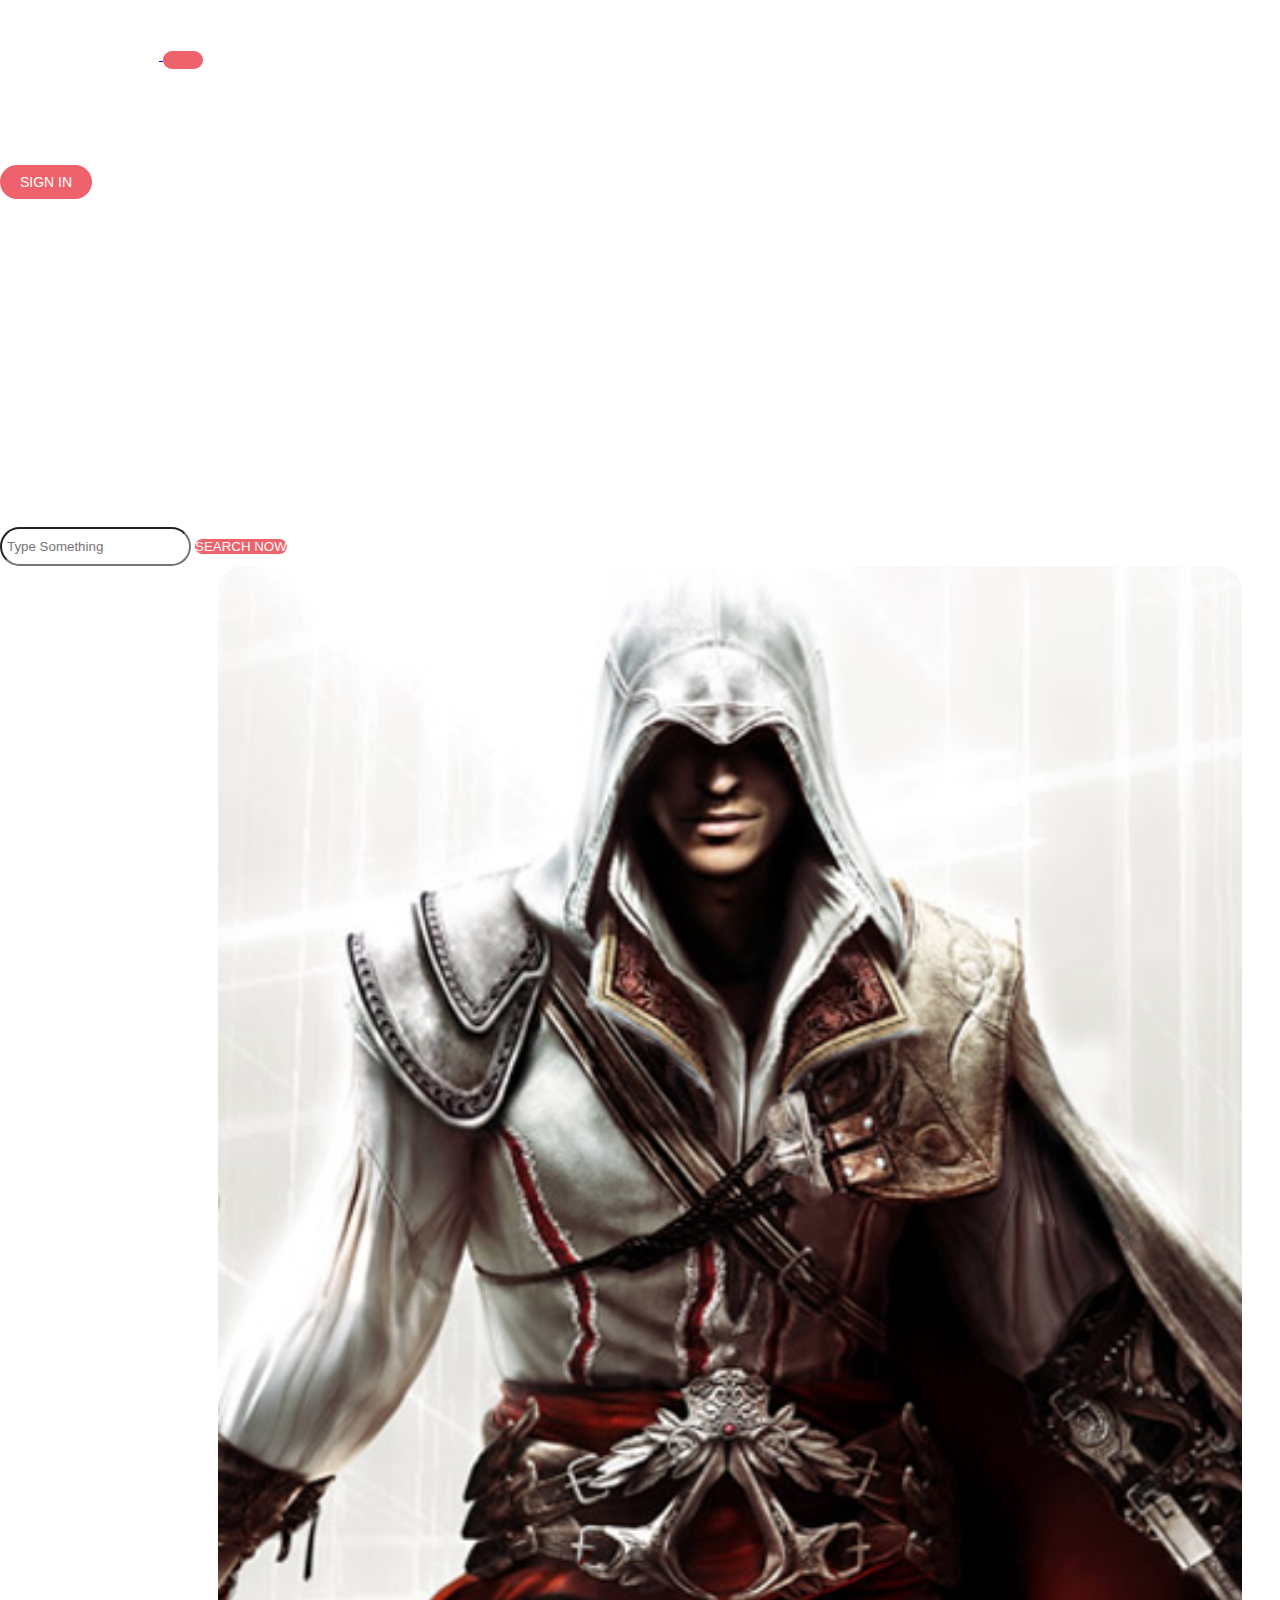
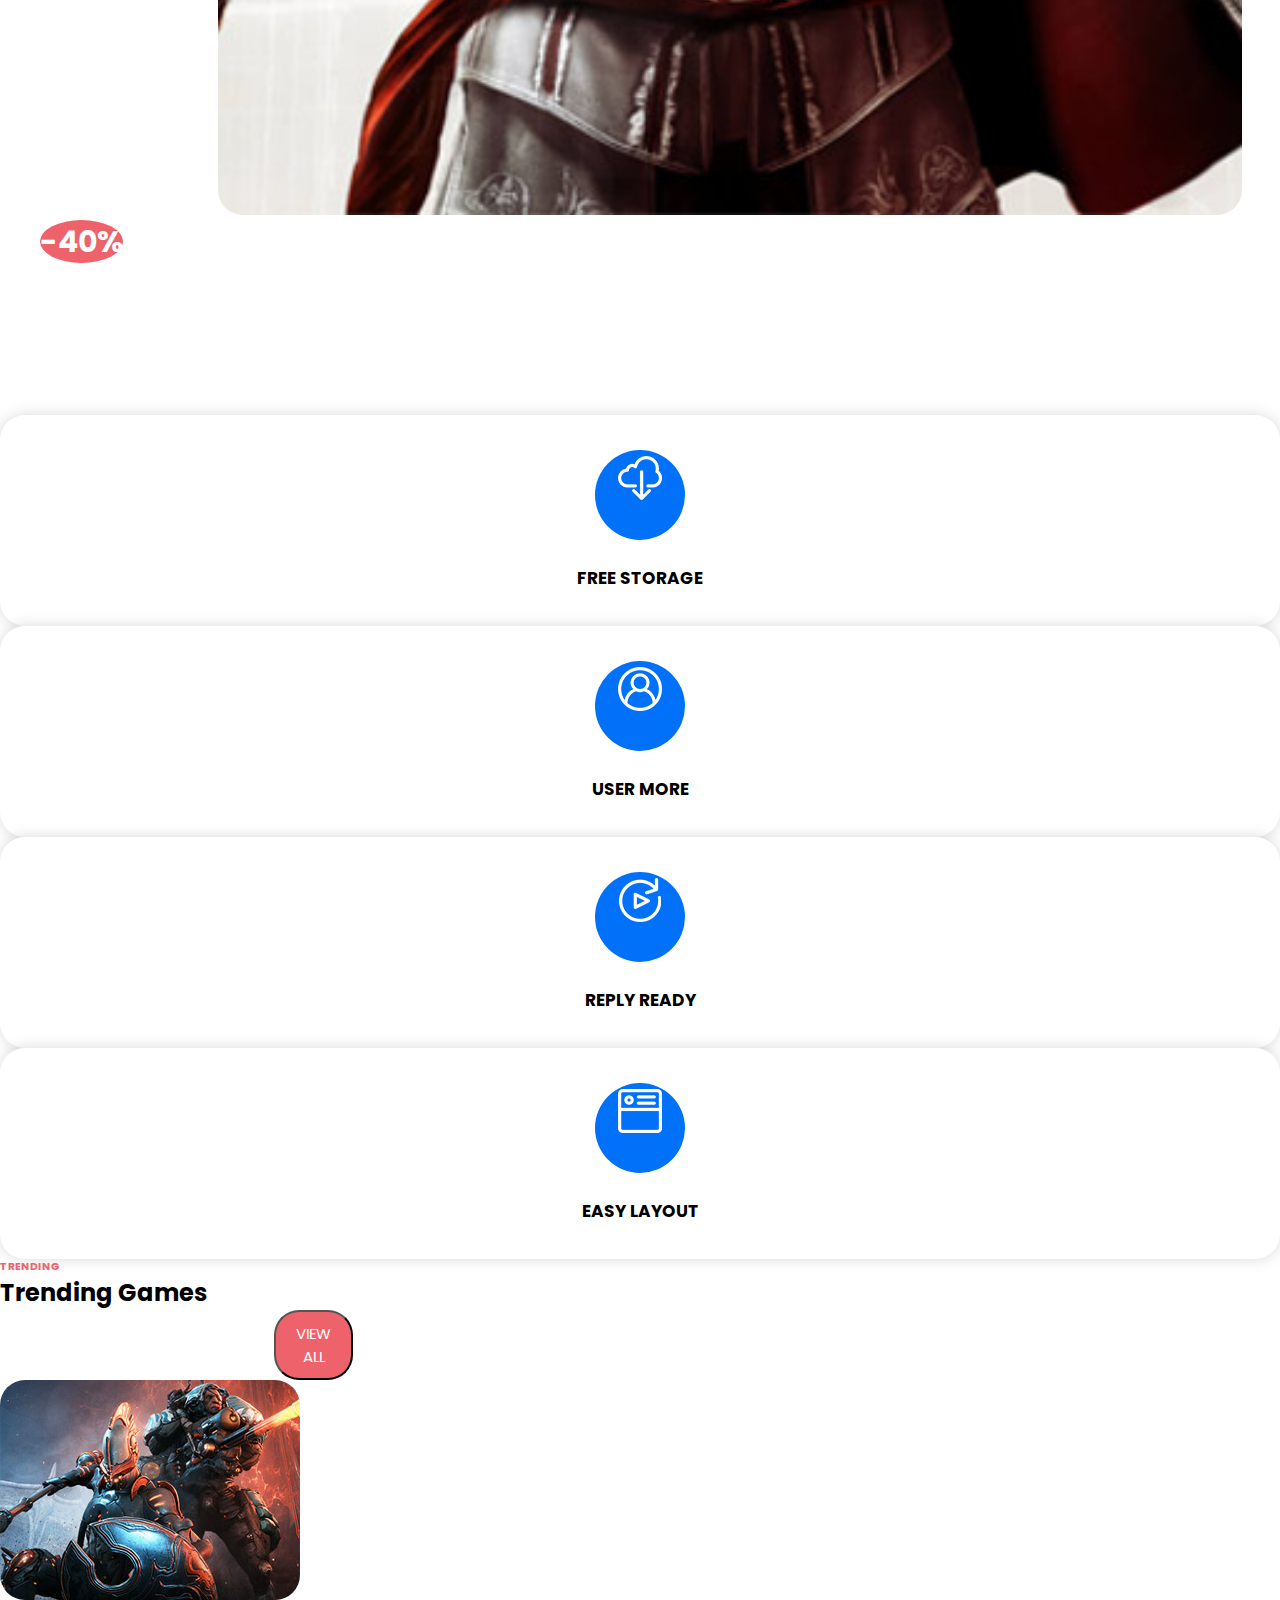
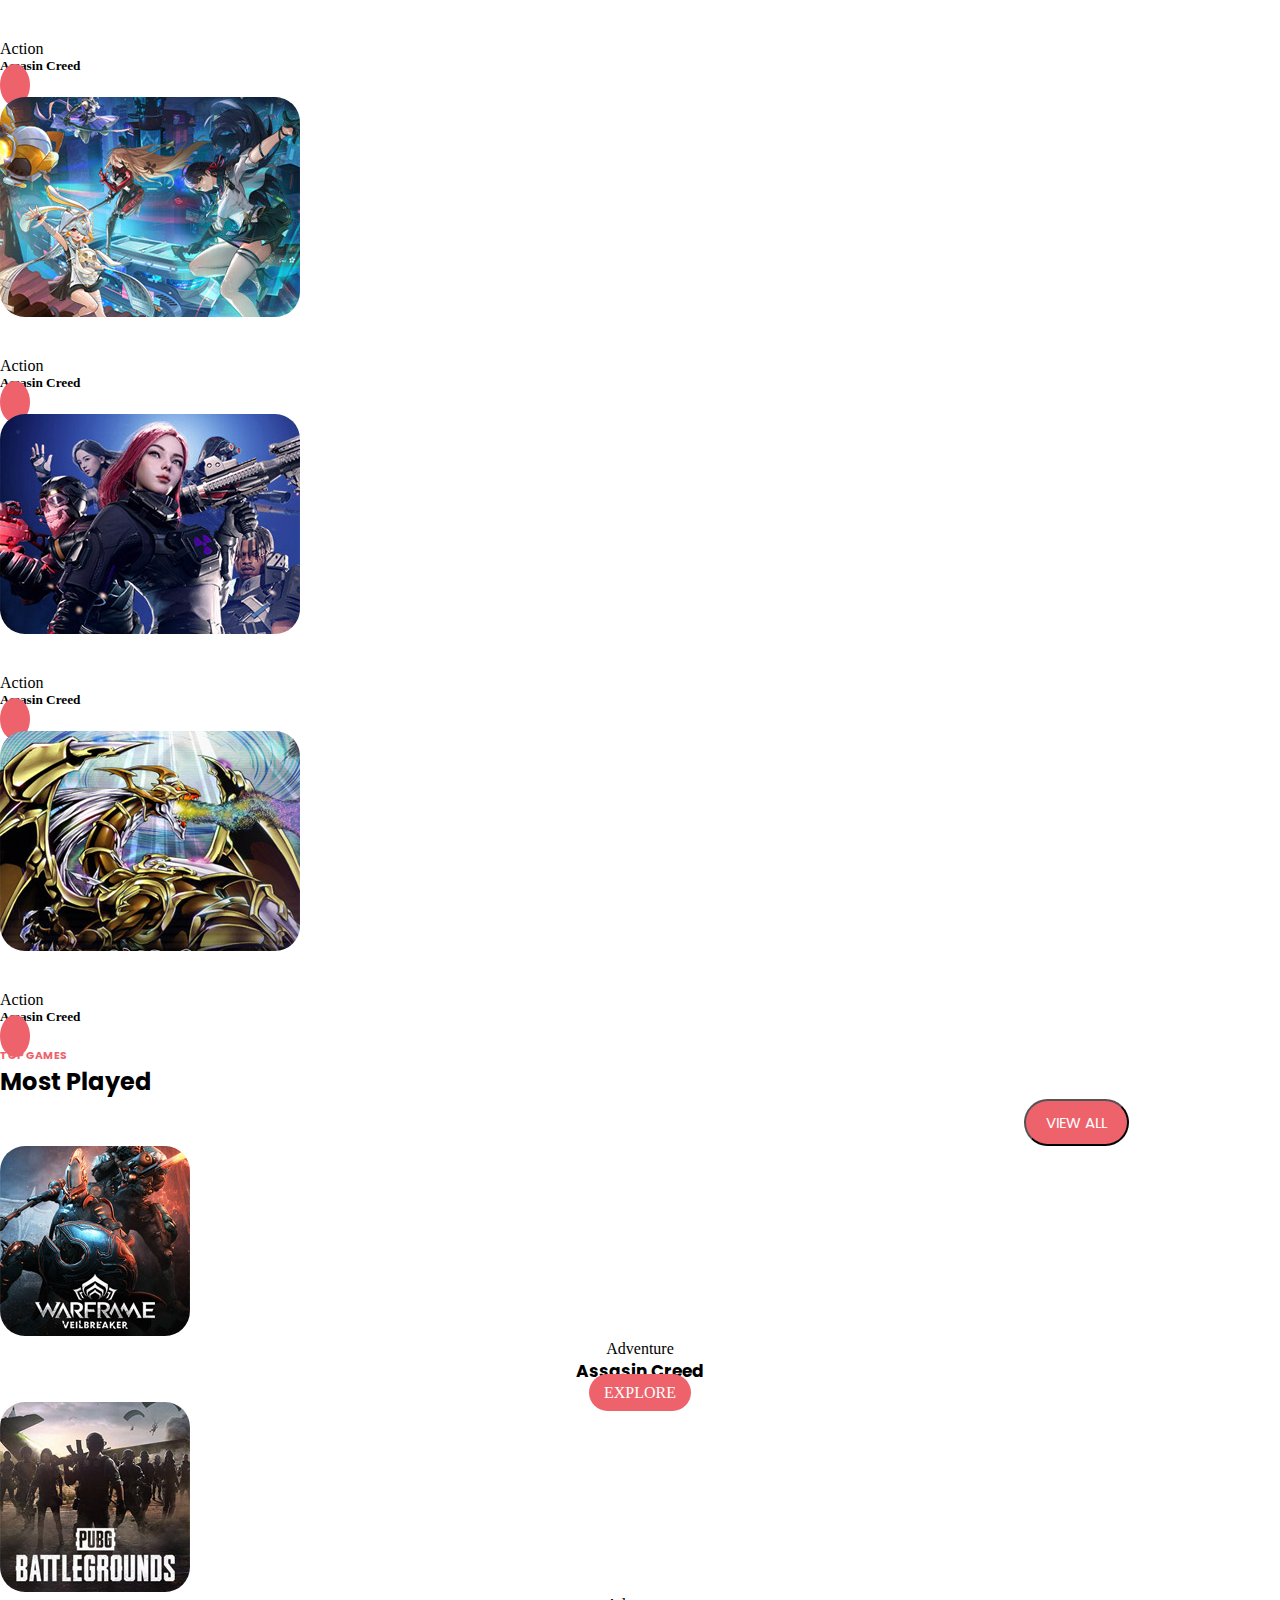
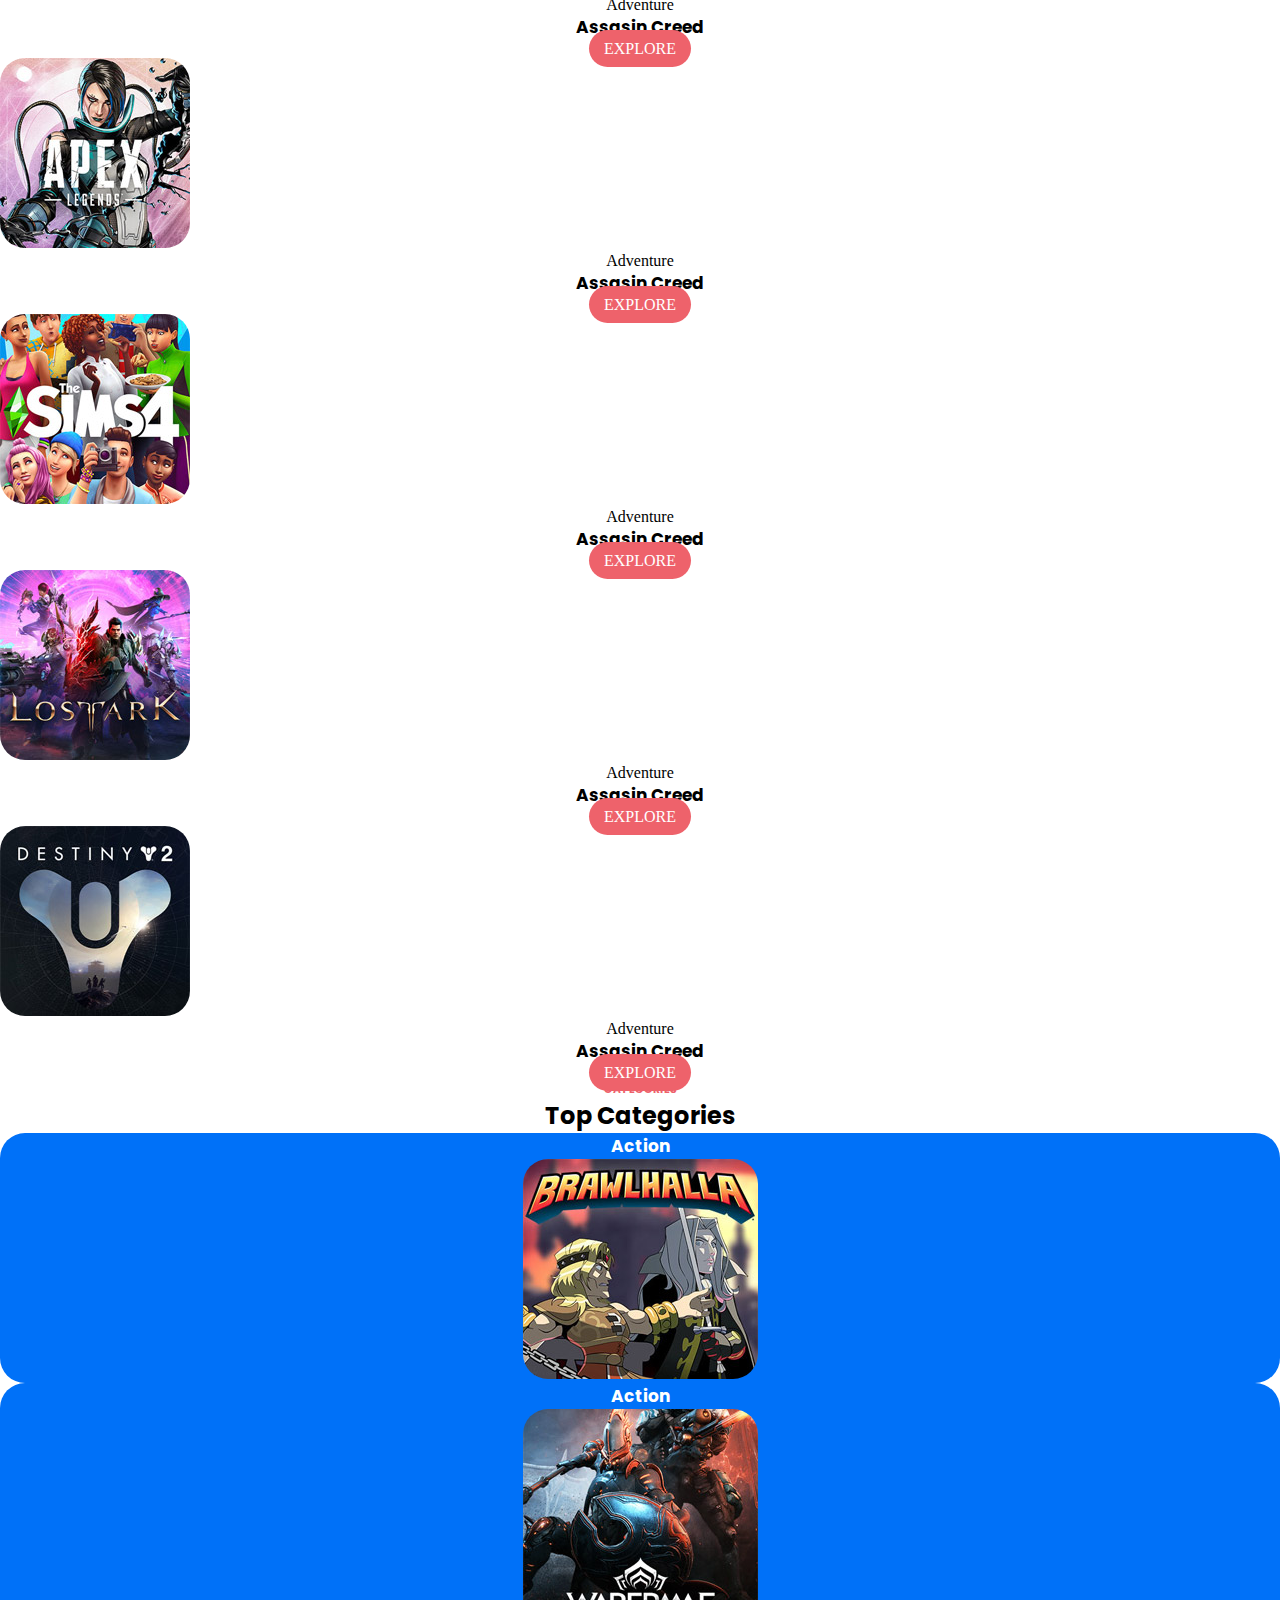
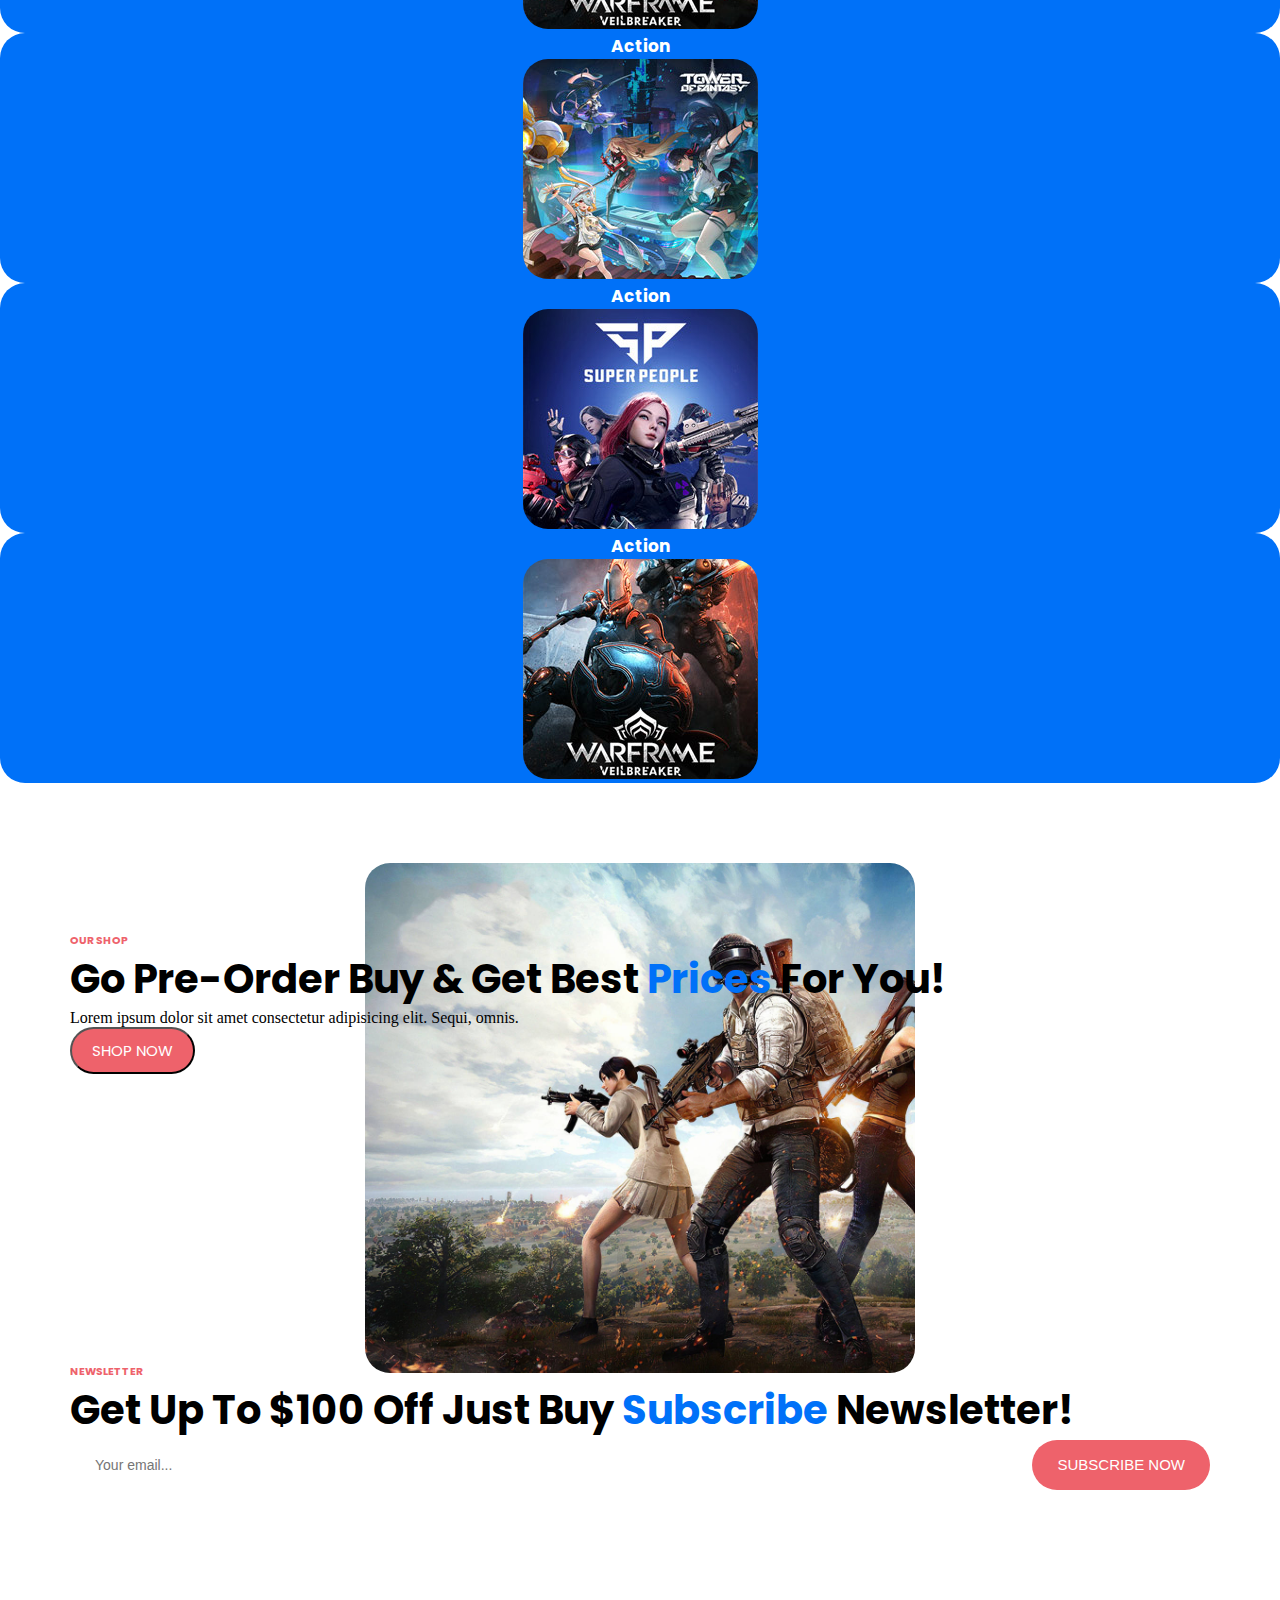
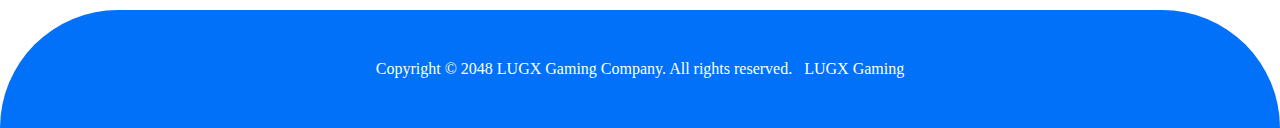
<file: index.html>
<!doctype html>
<html lang="en">
  <head>
    <meta charset="utf-8">
    <meta name="viewport" content="width=device-width, initial-scale=1">
    <title>Home</title>
    <link rel="stylesheet" href="lugx-gaming.css">
    <link href="https://cdn.jsdelivr.net/npm/bootstrap@5.3.2/dist/css/bootstrap.min.css" rel="stylesheet" integrity="sha384-T3c6CoIi6uLrA9TneNEoa7RxnatzjcDSCmG1MXxSR1GAsXEV/Dwwykc2MPK8M2HN" crossorigin="anonymous">
    <link rel="stylesheet" href="https://cdnjs.cloudflare.com/ajax/libs/font-awesome/6.5.1/css/all.min.css" integrity="sha512-DTOQO9RWCH3ppGqcWaEA1BIZOC6xxalwEsw9c2QQeAIftl+Vegovlnee1c9QX4TctnWMn13TZye+giMm8e2LwA==" crossorigin="anonymous" referrerpolicy="no-referrer" />
  </head>
  <body>

    <nav class="navbar navbar-expand-lg bg-primary fixed-top">
      <div class="container">
        <a class="navbar-brand" href="#">
          <img src="images/logo.png">
        </a>
        <button class="navbar-toggler" type="button" data-bs-toggle="collapse" data-bs-target="#navbarSupportedContent" aria-controls="navbarSupportedContent" aria-expanded="false" aria-label="Toggle navigation">
          <span class="navbar-toggler-icon"></span>
        </button>
        <div class="collapse navbar-collapse justify-content-end" id="navbarSupportedContent">
          <ul class="navbar-nav nav-pills">
            <li class="nav-item">
              <a class="nav-link active" aria-current="page" href="index.html">Home</a>
            </li>
            <li class="nav-item">
              <a class="nav-link" href="Shop.html">Our Shop</a>
            </li>
            <li class="nav-item">
              <a class="nav-link" href="product.html">Product Details</a>
            </li>
            <li class="nav-item">
              <a class="nav-link" href="contact.html">Contact Us</a>
            </li>
          </ul>
          <button>Sign in</button>  
        </div>
      </div>
    </nav>

    <section class="bg-primary header">
      <div class="container">
        <div class="row">
          <div class="col-lg-6">
            <h5 class="pt-5">welcome to lugx</h5>
            <h1 class="pt-3 pb-5">best gaming site ever!</h1>
            <p>Lorem ipsum dolor sit amet consectetur, adipisicing elit. Ab cumque qui ducimus eaque! Facilis possimus cum doloremque deleniti eum temporibus aperiam suscipit enim? Placeat ab facilis optio? Tenetur, accusamus in.</p>
            <div class="input-group mb-3 py-5">
              <input type="text" class="form-control" placeholder="Type Something" aria-label="Recipient's username" aria-describedby="button-addon2">
              <button class="btn btn-outline-secondary" type="button" id="button-addon2">Search now</button>
            </div>
          </div>
          <div class="col-lg-6 position-relative">
            <img src="images/banner-image.jpg" class="img-fluid">
            <span id="price" class="position-absolute top-0 end-0 bg-primary">&dollar;22</span>
            <span id="discount" class="position-absolute bottom-0 start-0 pt-4"><b>-40%</b></span>
          </div>
        </div>
      </div>
    </section>

    <section class="features">
      <div class="container">
        <div class="row">
          <div class="col-md-6 col-lg-3 py-3">
            <a href="#">
              <div class="item">
                <div class="image">
                  <img src="images/featured-01.png" alt="">
                </div>
                <h4>free storage</h4>
              </div>
            </a>
          </div>

          <div class="col-md-6 col-lg-3 py-3">
            <a href="#">
              <div class="item">
                <div class="image">
                  <img src="images/featured-02.png" alt="">
                </div>
                <h4>user more</h4>
              </div>
            </a>
          </div>

          <div class="col-md-6 col-lg-3 py-3">
            <a href="#">
              <div class="item">
                <div class="image">
                  <img src="images/featured-03.png" alt="">
                </div>
                <h4>reply ready</h4>
              </div>
            </a>
          </div>

          <div class="col-md-6 col-lg-3 py-3">
            <a href="#">
              <div class="item">
                <div class="image">
                  <img src="images/featured-04.png" alt="">
                </div>
                <h4>easy layout</h4>
              </div>
            </a>
          </div>
        </div>
      </div>
    </section>

    <section class="trending py-5">
      <div class="container">
        <div class="section-heading"><h6>trending</h6></div>  
        <div class="row">
          <div class="col-lg-6 section-title"><h2>trending games</h2></div>
          <div class="col-lg-6 view-all-btn">
            <a href="Shop.html"><button class="btn">view all</button></a></div>
        </div>

        <div class="row pt-5">
          <div class="col-lg-3 col-md-6 py-2">
            <div class="card bg-light position-relative" style="width: 18rem;">
              <a href="product.html"><img src="images/trending-01.jpg" class="card-img-top" alt="..."></a>
              <span class="position-absolute top-0 end-0 bg-primary"><del>&dollar;28</del><br>&dollar;20</span>
              <div class="card-body">
                <div class="row">
                  <div class="col col-8"><p class="card-text">Action</p>
                    <h5 class="card-title">Assasin Creed</h5>
                  </div>
                  <div class="col col-4 mt-3">
                    <a href="product.html"><span class="trending-icon"><i class="fa fa-shopping-bag"></i></span></a>
                  </div>
                </div>                                
              </div>
            </div>
          </div>

          <div class="col-lg-3 col-md-6 py-2">
            <div class="card bg-light position-relative" style="width: 18rem;">
              <a href="product.html"><img src="images/trending-02.jpg" class="card-img-top" alt="..."></a>
              <span class="position-absolute top-0 end-0 bg-primary"><del>&dollar;28</del><br>&dollar;20</span>
              <div class="card-body">
                <div class="row">
                  <div class="col col-8"><p class="card-text">Action</p>
                    <h5 class="card-title">Assasin Creed</h5>
                  </div>
                  <div class="col col-4 mt-3">
                    <a href="product.html"><span class="trending-icon"><i class="fa fa-shopping-bag"></i></span></a>
                  </div>
                </div>                                
              </div>
            </div>
          </div>

          <div class="col-lg-3 col-md-6 py-2">
            <div class="card bg-light position-relative" style="width: 18rem;">
              <a href="product.html"><img src="images/trending-03.jpg" class="card-img-top" alt="..."></a>
              <span class="position-absolute top-0 end-0 bg-primary"><del>&dollar;28</del><br>&dollar;20</span>
              <div class="card-body">
                <div class="row">
                  <div class="col col-8"><p class="card-text">Action</p>
                    <h5 class="card-title">Assasin Creed</h5>
                  </div>
                  <div class="col col-4 mt-3">
                    <a href="product.html"><span class="trending-icon"><i class="fa fa-shopping-bag"></i></span></a>
                  </div>
                </div>                                
              </div>
            </div>
          </div>

          <div class="col-lg-3 col-md-6 py-2">
            <div class="card bg-light position-relative" style="width: 18rem;">
              <a href="product.html"><img src="images/trending-04.jpg" class="card-img-top" alt="..."></a>
              <span class="position-absolute top-0 end-0 bg-primary"><del>&dollar;28</del><br>&dollar;20</span>
              <div class="card-body">
                <div class="row">
                  <div class="col col-8"><p class="card-text">Action</p>
                    <h5 class="card-title">Assasin Creed</h5>
                  </div>
                  <div class="col col-4 mt-3">
                    <a href="product.html"><span class="trending-icon"><i class="fa fa-shopping-bag"></i></span></a>
                  </div>
                </div>                                
              </div>
            </div>
          </div>
        </div>
      </div>

    </section>

    <section class="most-played py-5 bg-light">
      <div class="container py-5">
        <div class="section-heading"><h6>top games</h6></div>  
        <div class="row py-4">
          <div class="col-lg-6 section-title">
            <h2>most played</h2>
          </div>
          <div class="col-lg-6 view-all-btn">
            <a href="Shop.html"><button class="btn">view all</button></a>
          </div>
        </div>

        <div class="row pt-3">
          <div class="col-md-6 col-lg-2 py-3">
            <div class="card bg-light position-relative">
              <a href="Shop.html"><img src="images/top-game-01.jpg" class="card-img-top" alt="..."></a>
              <div class="card-body">
                <div class="row">
                  <div class="card-details">
                    <p class="card-text">Adventure</p>
                    <h5 class="card-title">Assasin Creed</h5>                  
                    <a href="Shop.html" class="position-absolute">Explore</a>
                </div>
                </div>                                
              </div>
            </div>
          </div>

          <div class="col-md-6 col-lg-2 py-3">
            <div class="card bg-light position-relative">
              <a href="Shop.html"><img src="images/top-game-02.jpg" class="card-img-top" alt="..."></a>
              <div class="card-body">
                <div class="row">
                  <div class="card-details">
                    <p class="card-text">Adventure</p>
                    <h5 class="card-title">Assasin Creed</h5>                  
                    <a href="Shop.html" class="position-absolute">Explore</a>
                </div>
                </div>                                
              </div>
            </div>
          </div>

          <div class="col-md-6 col-lg-2 py-3">
            <div class="card bg-light position-relative">
              <a href="Shop.html"><img src="images/top-game-03.jpg" class="card-img-top" alt="..."></a>
              <div class="card-body">
                <div class="row">
                  <div class="card-details">
                    <p class="card-text">Adventure</p>
                    <h5 class="card-title">Assasin Creed</h5>                  
                    <a href="Shop.html" class="position-absolute">Explore</a>
                </div>
                </div>                                
              </div>
            </div>
          </div>

          <div class="col-md-6 col-lg-2 py-3">
            <div class="card bg-light position-relative">
              <a href="Shop.html"><img src="images/top-game-04.jpg" class="card-img-top" alt="..."></a>
              <div class="card-body">
                <div class="row">
                  <div class="card-details">
                    <p class="card-text">Adventure</p>
                    <h5 class="card-title">Assasin Creed</h5>                  
                    <a href="Shop.html" class="position-absolute">Explore</a>
                </div>
                </div>                                
              </div>
            </div>
          </div>

          <div class="col-md-6 col-lg-2 py-3">
            <div class="card bg-light position-relative">
              <a href="Shop.html"><img src="images/top-game-05.jpg" class="card-img-top" alt="..."></a>
              <div class="card-body">
                <div class="row">
                  <div class="card-details">
                    <p class="card-text">Adventure</p>
                    <h5 class="card-title">Assasin Creed</h5>                  
                    <a href="Shop.html" class="position-absolute">Explore</a>
                </div>
                </div>                                
              </div>
            </div>
          </div>

          <div class="col-md-6 col-lg-2 py-3">
            <div class="card bg-light position-relative">
              <a href="Shop.html"><img src="images/top-game-06.jpg" class="card-img-top" alt="..."></a>
              <div class="card-body">
                <div class="row">
                  <div class="card-details">
                    <p class="card-text">Adventure</p>
                    <h5 class="card-title">Assasin Creed</h5>                  
                    <a href="Shop.html" class="position-absolute">Explore</a>
                </div>
                </div>                                
              </div>
            </div>
          </div>
        </div>
      </div>

    </section>

    <section class="categories py-5">
      <div class="container pt-5">
        <div class="row section-heading section-title pb-5">
          <div class="col-lg-12">
            <h6>categories</h6>
            <h2>top categories</h2>
          </div>
        </div>
        <div class="row py-5">
          <div class="col-lg col-sm-6 col-xs-12 py-3">
            <div class="card position-relative">
              <div class="card-details">
              <h5 class="card-text py-3">Action</h5>
              <a href="#"><img src="images/categories-01.jpg" class="card-img-top" alt="..."></a>
              </div>
              </div>
          </div>

          <div class="col-lg col-sm-6 col-xs-12 py-3">
            <div class="card position-relative">
              <div class="card-details">
              <h5 class="card-text py-3">Action</h5>
              <a href="#"><img src="images/categories-05.jpg" class="card-img-top" alt="..."></a>
              </div>
              </div>
          </div>

          <div class="col-lg col-sm-6 col-xs-12 py-3">
            <div class="card position-relative">
              <div class="card-details">
              <h5 class="card-text py-3">Action</h5>
              <a href="#"><img src="images/categories-03.jpg" class="card-img-top" alt="..."></a>
              </div>
              </div>
          </div>

          <div class="col-lg col-sm-6 col-xs-12 py-3">
            <div class="card position-relative">
              <div class="card-details">
              <h5 class="card-text py-3">Action</h5>
              <a href="#"><img src="images/categories-04.jpg" class="card-img-top" alt="..."></a>
              </div>
              </div>
          </div>

          <div class="col-lg col-sm-6 col-xs-12 py-3">
            <div class="card position-relative">
              <div class="card-details">
              <h5 class="card-text py-3">Action</h5>
              <a href="#"><img src="images/categories-05.jpg" class="card-img-top" alt="..."></a>
              </div>
              </div>
          </div>

          
        </div>


      </div>
    </section>

    <section class="offers">
      <div class="container">
        <div class="row">
          <div class="col-lg-5 ">
            <div class="row bg-light shop section-heading section-title">
              <div class="col-lg-12">
                <h6>our shop</h6>
                <h2>Go Pre-Order Buy & Get Best <span>Prices</span> For You!</h2>
                <p class="py-5">Lorem ipsum dolor sit amet consectetur adipisicing elit. Sequi, omnis.</p>
              </div>
              <div class="col-lg-6 view-all-btn">
              <a href="product.html"><button class="btn">shop now</button></a>
              </div>
            </div>
          </div>

          <div class="col-lg-5 align-self-end offset-lg-2">
            <div class="row bg-light subscribe section-heading section-title">
              <div class="col-lg-12">
                <h6>newsletter</h6>
                <h2>get up to &dollar;100 off just buy<span> subscribe </span> newsletter!</h2>
              </div>
              <div class="search-input">
                <form id="subscribe" action="#">
                  <input type="email" class="form-control" id="exampleInputEmail1" aria-describedby="emailHelp" placeholder="Your email...">
                  <button type="submit">Subscribe Now</button>
                </form>
              </div>
            </div>
          </div>
        </div>
      </div>
    </section>

    <footer>
      <div class="ror">
        <div class="col-lg-12">
          <p>Copyright &copy; 2048 LUGX Gaming Company. All rights reserved. &nbsp;&nbsp;<a href="#">LUGX Gaming</a> </p>
        </div>
      </div>
    </footer>







    <script src="https://cdn.jsdelivr.net/npm/bootstrap@5.3.2/dist/js/bootstrap.bundle.min.js" integrity="sha384-C6RzsynM9kWDrMNeT87bh95OGNyZPhcTNXj1NW7RuBCsyN/o0jlpcV8Qyq46cDfL" crossorigin="anonymous"></script>
  </body>
</html>
</file>
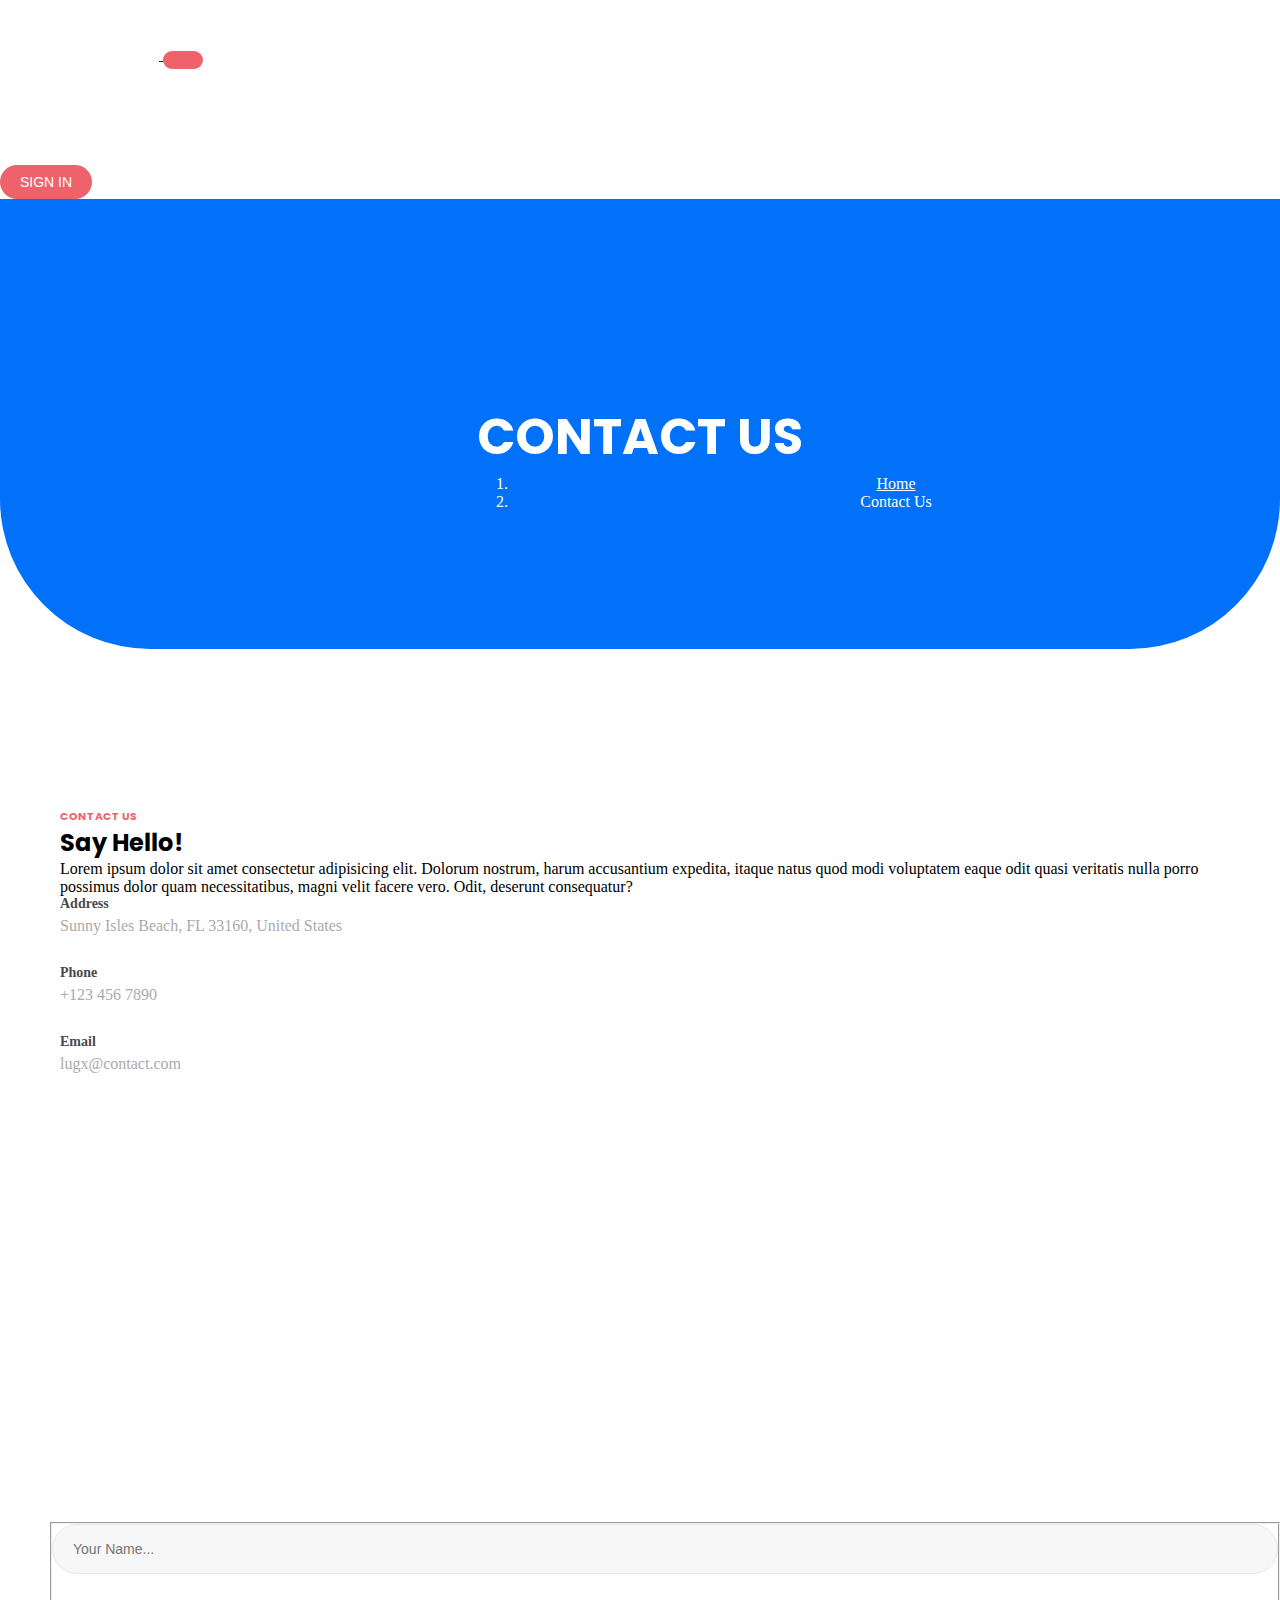
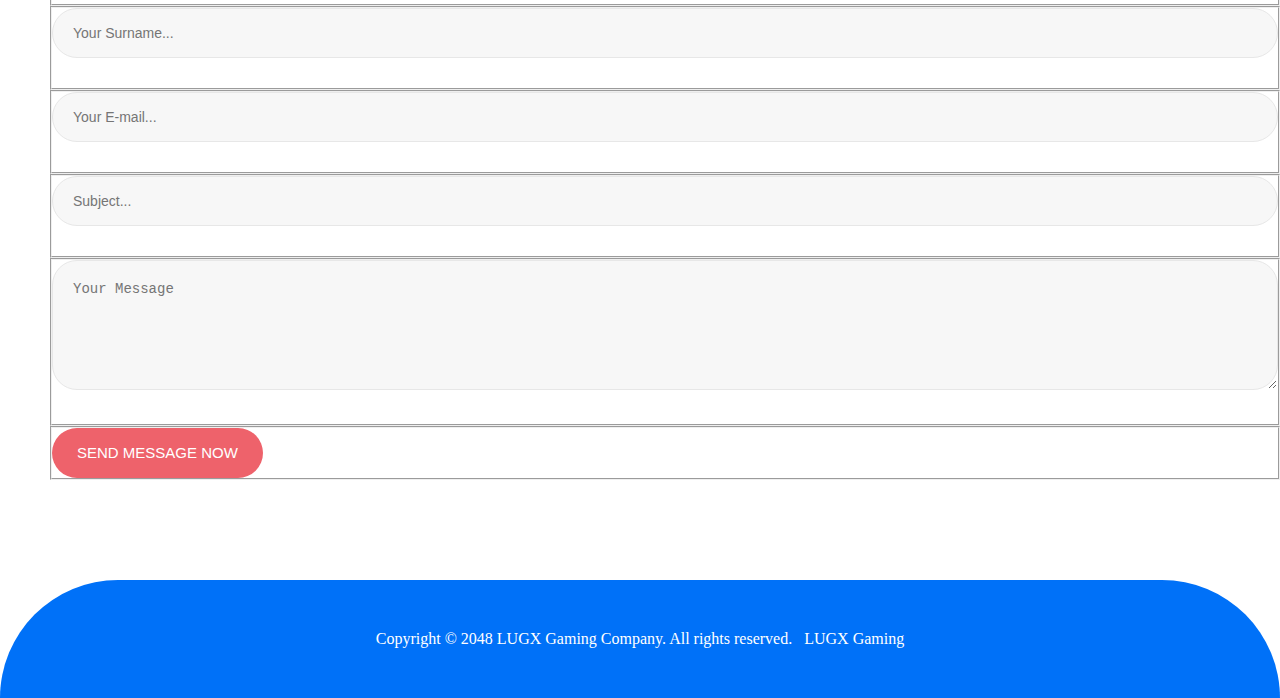
<file: contact.html>
<!doctype html>
<html lang="en">
  <head>
    <meta charset="utf-8">
    <meta name="viewport" content="width=device-width, initial-scale=1">
    <title>contact</title>
    <link rel="stylesheet" href="lugx-gaming.css">
    <link href="https://cdn.jsdelivr.net/npm/bootstrap@5.3.2/dist/css/bootstrap.min.css" rel="stylesheet" integrity="sha384-T3c6CoIi6uLrA9TneNEoa7RxnatzjcDSCmG1MXxSR1GAsXEV/Dwwykc2MPK8M2HN" crossorigin="anonymous">
    <link rel="stylesheet" href="https://cdnjs.cloudflare.com/ajax/libs/font-awesome/6.5.1/css/all.min.css" integrity="sha512-DTOQO9RWCH3ppGqcWaEA1BIZOC6xxalwEsw9c2QQeAIftl+Vegovlnee1c9QX4TctnWMn13TZye+giMm8e2LwA==" crossorigin="anonymous" referrerpolicy="no-referrer" />
  </head>
  <body>

    <nav class="navbar navbar-expand-lg bg-primary fixed-top">
      <div class="container">
        <a class="navbar-brand" href="#">
          <img src="images/logo.png">
        </a>
        <button class="navbar-toggler" type="button" data-bs-toggle="collapse" data-bs-target="#navbarSupportedContent" aria-controls="navbarSupportedContent" aria-expanded="false" aria-label="Toggle navigation">
          <span class="navbar-toggler-icon"></span>
        </button>
        <div class="collapse navbar-collapse justify-content-end" id="navbarSupportedContent">
          <ul class="navbar-nav nav-pills">
            <li class="nav-item">
              <a class="nav-link" href="index.html">Home</a>
            </li>
            <li class="nav-item">
              <a class="nav-link" href="Shop.html">Our Shop</a>
            </li>
            <li class="nav-item">
              <a class="nav-link" href="product.html">Product Details</a>
            </li>
            <li class="nav-item">
              <a class="nav-link active" aria-current="page" href="contact.html">Contact Us</a>
            </li>
          </ul>
          <button>Sign in</button>  
        </div>
      </div>
    </nav>

    <header class="header mb-5">
        <div class="container">
            <div class="row">
                <div class="col">
                    <h1>Contact Us</h1>
                    <ol class="breadcrumb" style="--bs-breadcrumb-divider: '>';">
                        <li class="breadcrumb-item"><a href="#">Home</a></li>
                        <li class="breadcrumb-item active" aria-current="page">Contact Us</li>
                      </ol>
                </div>
            </div>
        </div>
    </header>

    <section class="contact-page">
        <div class="container">
            <div class="row">
                <div class="col-lg-6 bg-light contact-text">
                    <div class="section-heading section-title">
                        <h6 class="py-3">contact us</h6>
                        <h2 class="pb-5">say hello!</h2>
                        <p>
                            Lorem ipsum dolor sit amet consectetur adipisicing elit. Dolorum nostrum, harum accusantium expedita, itaque natus quod modi voluptatem eaque odit quasi veritatis nulla porro possimus dolor quam necessitatibus, magni velit facere vero. Odit, deserunt consequatur?
                        </p>
                        <ul class="py-4">
                            <li><span>Address</span> Sunny Isles Beach, FL 33160, United States</li>
                            <li><span>Phone</span> +123 456 7890</li>
                            <li><span>Email</span> lugx@contact.com</li>
                          </ul>
                    </div>
                </div>

                <div class="col-lg-6">
                    <div class="right-content">
                      <div class="row">
                        <div class="col-lg-12">
                          <div id="map">
                            <iframe src="https://www.google.com/maps/embed?pb=!1m18!1m12!1m3!1d12469.776493332698!2d-80.14036379941481!3d25.907788681148624!2m3!1f357.26927939317244!2f20.870722720054623!3f0!3m2!1i1024!2i768!4f35!3m3!1m2!1s0x88d9add4b4ac788f%3A0xe77469d09480fcdb!2sSunny%20Isles%20Beach!5e1!3m2!1sen!2sth!4v1642869952544!5m2!1sen!2sth" width="100%" height="325px" frameborder="0" style="border:0; border-radius: 23px;" allowfullscreen=""></iframe>
                          </div>
                        </div>
                        <div class="col-lg-12">
                          <form id="contact-form" action="" method="post">
                            <div class="row">
                              <div class="col-lg-6">
                                <fieldset>
                                  <input type="name" name="name" id="name" placeholder="Your Name..." autocomplete="on" required>
                                </fieldset>
                              </div>
                              <div class="col-lg-6">
                                <fieldset>
                                  <input type="surname" name="surname" id="surname" placeholder="Your Surname..." autocomplete="on" required>
                                </fieldset>
                              </div>
                              <div class="col-lg-6">
                                <fieldset>
                                  <input type="text" name="email" id="email" pattern="[^ @]*@[^ @]*" placeholder="Your E-mail..." required="">
                                </fieldset>
                              </div>
                              <div class="col-lg-6">
                                <fieldset>
                                  <input type="subject" name="subject" id="subject" placeholder="Subject..." autocomplete="on" >
                                </fieldset>
                              </div>
                              <div class="col-lg-12">
                                <fieldset>
                                  <textarea name="message" id="message" placeholder="Your Message"></textarea>
                                </fieldset>
                              </div>
                              <div class="col-lg-12">
                                <fieldset>
                                  <button type="submit" id="form-submit" class="orange-button">Send Message Now</button>
                                </fieldset>
                              </div>
                            </div>
                          </form>
                        </div>
                      </div>
                    </div>
                  </div>
                
            </div>
        </div>
    </section>


    <footer>
        <div class="ror">
          <div class="col-lg-12">
            <p>Copyright &copy; 2048 LUGX Gaming Company. All rights reserved. &nbsp;&nbsp;<a href="#">LUGX Gaming</a> </p>
          </div>
        </div>
      </footer>
  
    
      <script src="https://cdn.jsdelivr.net/npm/bootstrap@5.3.2/dist/js/bootstrap.bundle.min.js" integrity="sha384-C6RzsynM9kWDrMNeT87bh95OGNyZPhcTNXj1NW7RuBCsyN/o0jlpcV8Qyq46cDfL" crossorigin="anonymous"></script>
    </body>
  </html>
</file>
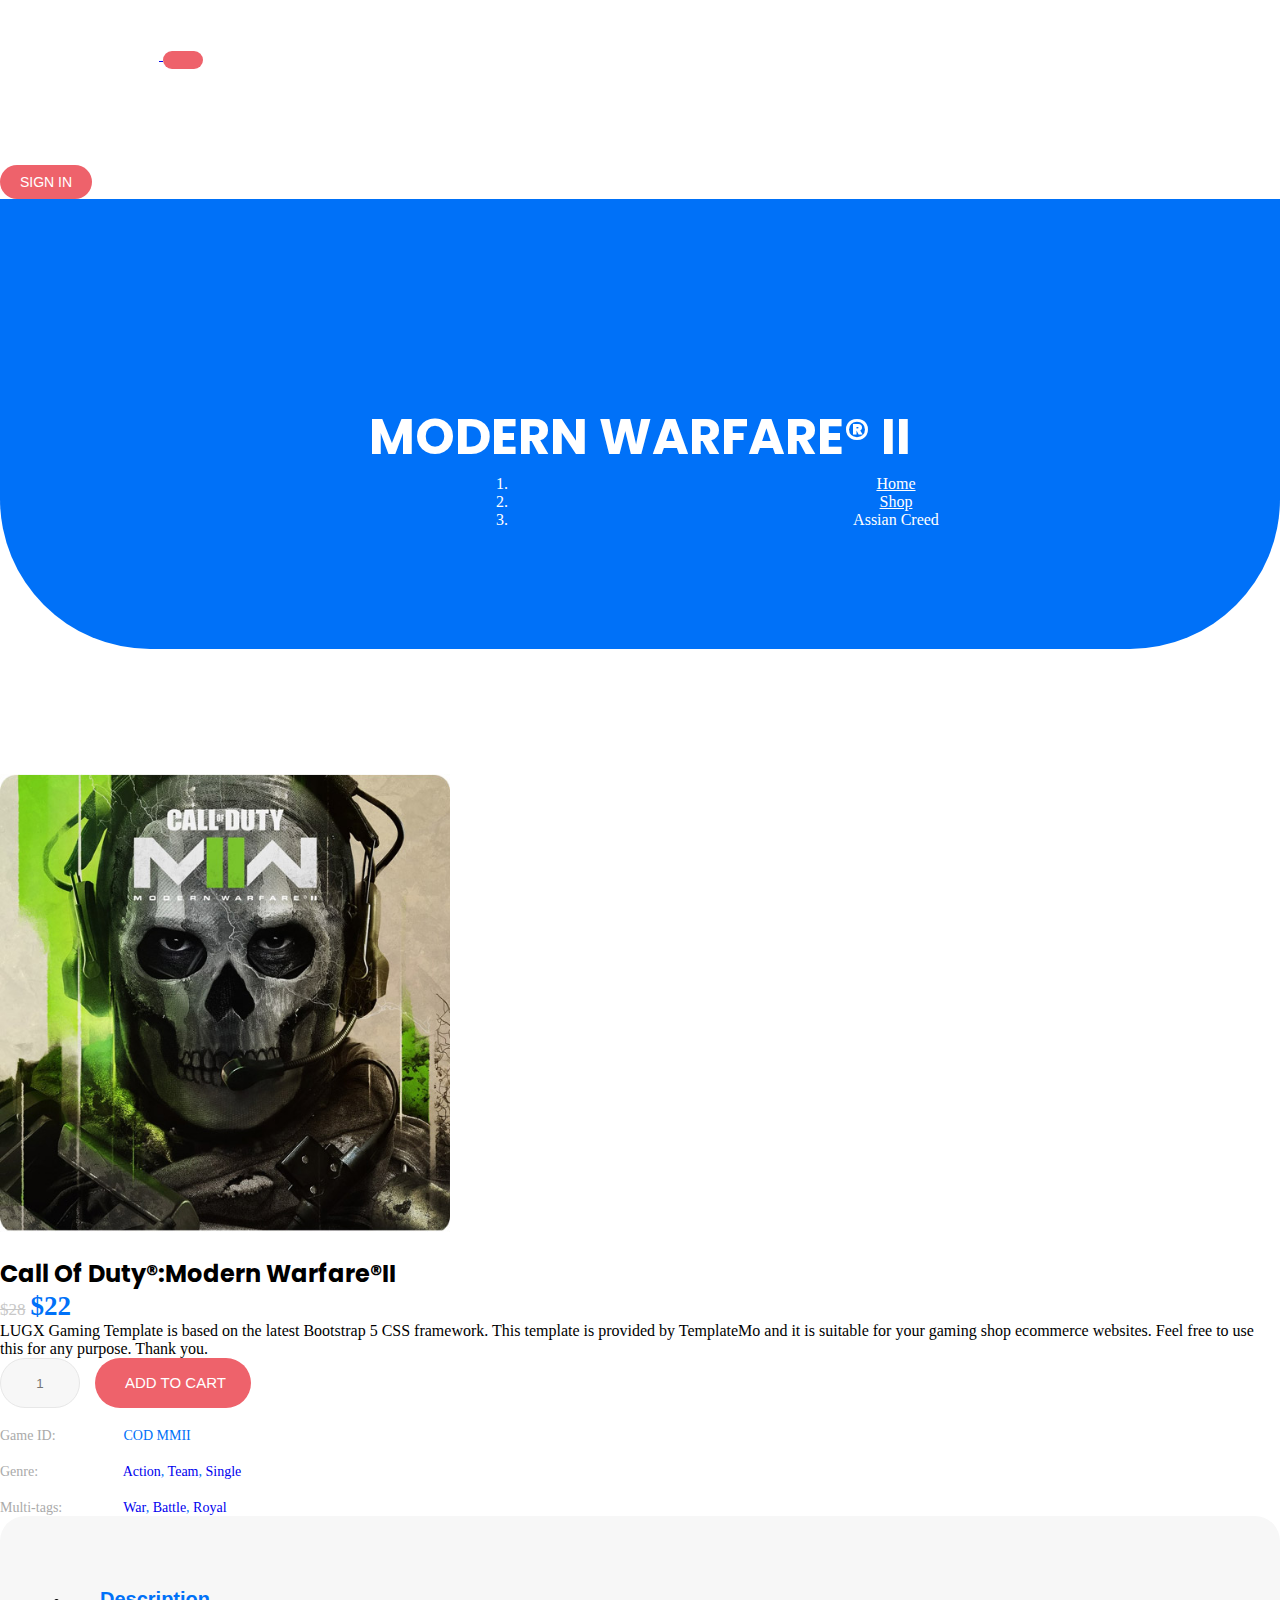
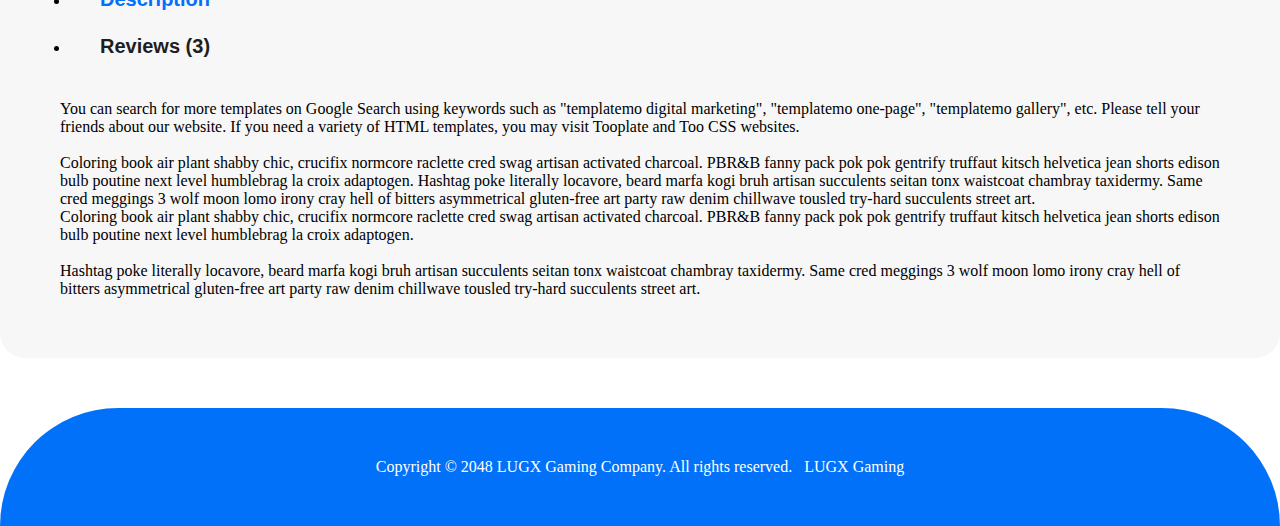
<file: product.html>
<!doctype html>
<html lang="en">
  <head>
    <meta charset="utf-8">
    <meta name="viewport" content="width=device-width, initial-scale=1">
    <title>product-details</title>
    <link rel="stylesheet" href="lugx-gaming.css">
    <link href="https://cdn.jsdelivr.net/npm/bootstrap@5.3.2/dist/css/bootstrap.min.css" rel="stylesheet" integrity="sha384-T3c6CoIi6uLrA9TneNEoa7RxnatzjcDSCmG1MXxSR1GAsXEV/Dwwykc2MPK8M2HN" crossorigin="anonymous">
    <link rel="stylesheet" href="https://cdnjs.cloudflare.com/ajax/libs/font-awesome/6.5.1/css/all.min.css" integrity="sha512-DTOQO9RWCH3ppGqcWaEA1BIZOC6xxalwEsw9c2QQeAIftl+Vegovlnee1c9QX4TctnWMn13TZye+giMm8e2LwA==" crossorigin="anonymous" referrerpolicy="no-referrer" />
  </head>
  <body>

    <nav class="navbar navbar-expand-lg bg-primary fixed-top">
      <div class="container">
        <a class="navbar-brand" href="#">
          <img src="images/logo.png">
        </a>
        <button class="navbar-toggler" type="button" data-bs-toggle="collapse" data-bs-target="#navbarSupportedContent" aria-controls="navbarSupportedContent" aria-expanded="false" aria-label="Toggle navigation">
          <span class="navbar-toggler-icon"></span>
        </button>
        <div class="collapse navbar-collapse justify-content-end" id="navbarSupportedContent">
          <ul class="navbar-nav nav-pills">
            <li class="nav-item">
              <a class="nav-link" href="index.html">Home</a>
            </li>
            <li class="nav-item">
              <a class="nav-link" href="Shop.html">Our Shop</a>
            </li>
            <li class="nav-item">
              <a class="nav-link active" aria-current="page" href="product.html">Product Details</a>
            </li>
            <li class="nav-item">
              <a class="nav-link" href="contact.html">Contact Us</a>
            </li>
          </ul>
          <button>Sign in</button>  
        </div>
      </div>
    </nav>

    <header class="header mb-5">
        <div class="container">
            <div class="row">
                <div class="col">
                    <h1>modern warfare&reg; II</h1>
                    <ol class="breadcrumb" style="--bs-breadcrumb-divider: '>';">
                        <li class="breadcrumb-item"><a href="#">Home</a></li>
                        <li class="breadcrumb-item"><a href="#">Shop</a></li>
                        <li class="breadcrumb-item active" aria-current="page">Assian Creed</li>
                      </ol>
                </div>
            </div>
        </div>
    </header>

    <section class="single-product">
        <div class="container">
            <div class="row">
                <div class="col-lg-6">
                    <img src="images/single-game.jpg" alt="">
                </div>
                <div class="col-lg-6">
                    <div class="section-title">
                        <h2>Call of Duty&reg;:Modern Warfare&reg;II</h2>
                        <span class="price"><em>$28</em>$22</span>
                        <p class="py-5">LUGX Gaming Template is based on the latest Bootstrap 5 CSS framework. This template is provided by TemplateMo and it is suitable for your gaming shop ecommerce websites. Feel free to use this for any purpose. Thank you.</p>
                        <form id="qty" action="#">
                          <input type="qty" class="form-control" id="1" aria-describedby="quantity" placeholder="1">
                          <button type="submit"><i class="fa fa-shopping-bag"></i> ADD TO CART</button>
                        </form>
                        <ul>
                          <li><span>Game ID:</span> COD MMII</li>
                          <li><span>Genre:</span> <a href="#">Action</a>, <a href="#">Team</a>, <a href="#">Single</a></li>
                          <li><span>Multi-tags:</span> <a href="#">War</a>, <a href="#">Battle</a>, <a href="#">Royal</a></li>
                        </ul>
                      </div>
                    </div>                   
                </div>
            </div>
        </div>
    </section>

    <section class="more-info mt-5">
      <div class="container">
        <div class="row">
          <div class="col-lg-12">
            <div class="tabs-content">
              <div class="row">
                <div class="nav-wrapper ">
                  <ul class="nav nav-tabs" role="tablist">
                    <li class="nav-item" role="presentation">
                      <button class="nav-link active" id="description-tab" data-bs-toggle="tab" data-bs-target="#description" type="button" role="tab" aria-controls="description" aria-selected="true">Description</button>
                    </li>
                    <li class="nav-item" role="presentation">
                      <button class="nav-link" id="reviews-tab" data-bs-toggle="tab" data-bs-target="#reviews" type="button" role="tab" aria-controls="reviews" aria-selected="false">Reviews (3)</button>
                    </li>
                  </ul>
                </div>              
                <div class="tab-content" id="myTabContent">
                  <div class="tab-pane fade show active" id="description" role="tabpanel" aria-labelledby="description-tab">
                    <p>You can search for more templates on Google Search using keywords such as "templatemo digital marketing", "templatemo one-page", "templatemo gallery", etc. Please tell your friends about our website. If you need a variety of HTML templates, you may visit Tooplate and Too CSS websites.</p>
                    <br>
                    <p>Coloring book air plant shabby chic, crucifix normcore raclette cred swag artisan activated charcoal. PBR&B fanny pack pok pok gentrify truffaut kitsch helvetica jean shorts edison bulb poutine next level humblebrag la croix adaptogen. Hashtag poke literally locavore, beard marfa kogi bruh artisan succulents seitan tonx waistcoat chambray taxidermy. Same cred meggings 3 wolf moon lomo irony cray hell of bitters asymmetrical gluten-free art party raw denim chillwave tousled try-hard succulents street art.</p>
                  </div>
                  <div class="tab-pane fade" id="reviews" role="tabpanel" aria-labelledby="reviews-tab">
                    <p>Coloring book air plant shabby chic, crucifix normcore raclette cred swag artisan activated charcoal. PBR&B fanny pack pok pok gentrify truffaut kitsch helvetica jean shorts edison bulb poutine next level humblebrag la croix adaptogen. <br><br>Hashtag poke literally locavore, beard marfa kogi bruh artisan succulents seitan tonx waistcoat chambray taxidermy. Same cred meggings 3 wolf moon lomo irony cray hell of bitters asymmetrical gluten-free art party raw denim chillwave tousled try-hard succulents street art.</p>
                  </div>
                </div>
              </div>
            </div>
          </div>
        </div>
      </div>
    </section>






    <footer>
        <div class="ror">
          <div class="col-lg-12">
            <p>Copyright &copy; 2048 LUGX Gaming Company. All rights reserved. &nbsp;&nbsp;<a href="#">LUGX Gaming</a> </p>
          </div>
        </div>
      </footer>
  
    
      <script src="https://cdn.jsdelivr.net/npm/bootstrap@5.3.2/dist/js/bootstrap.bundle.min.js" integrity="sha384-C6RzsynM9kWDrMNeT87bh95OGNyZPhcTNXj1NW7RuBCsyN/o0jlpcV8Qyq46cDfL" crossorigin="anonymous"></script>
    </body>
  </html>
</file>
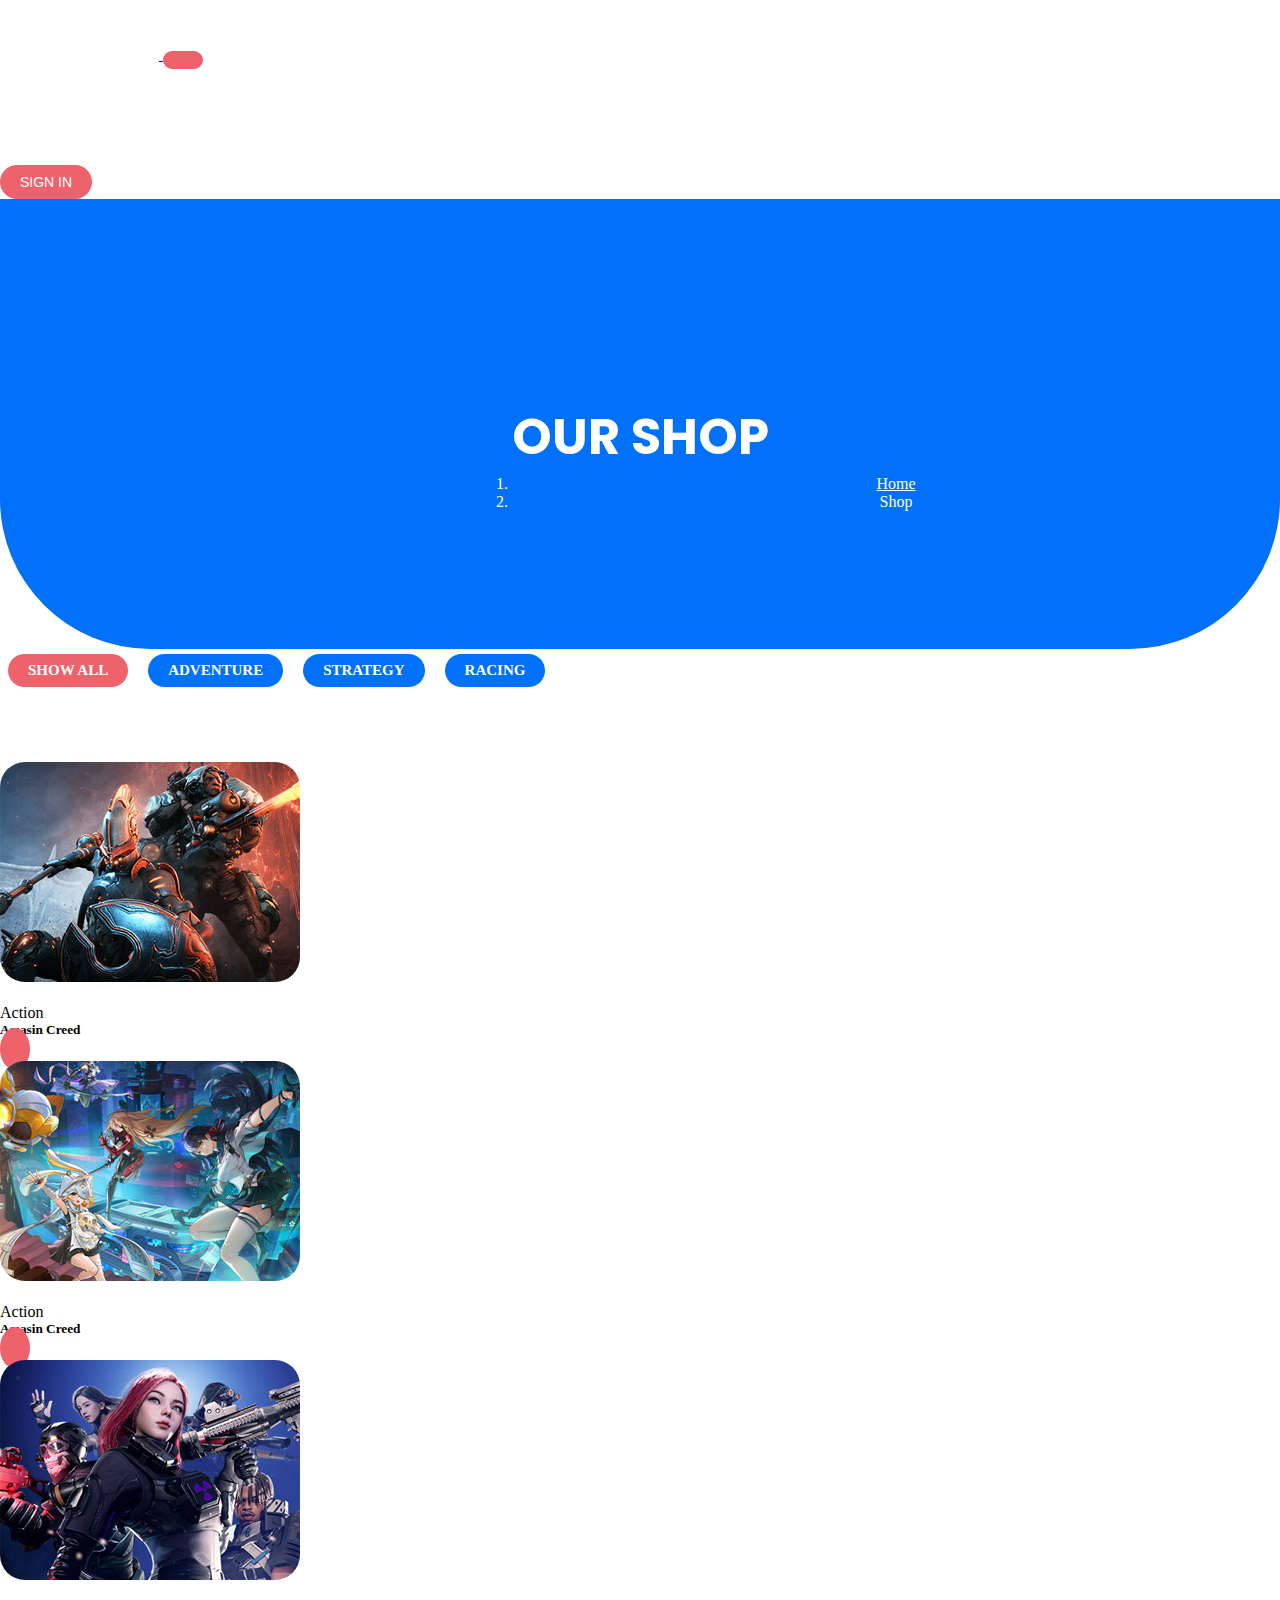
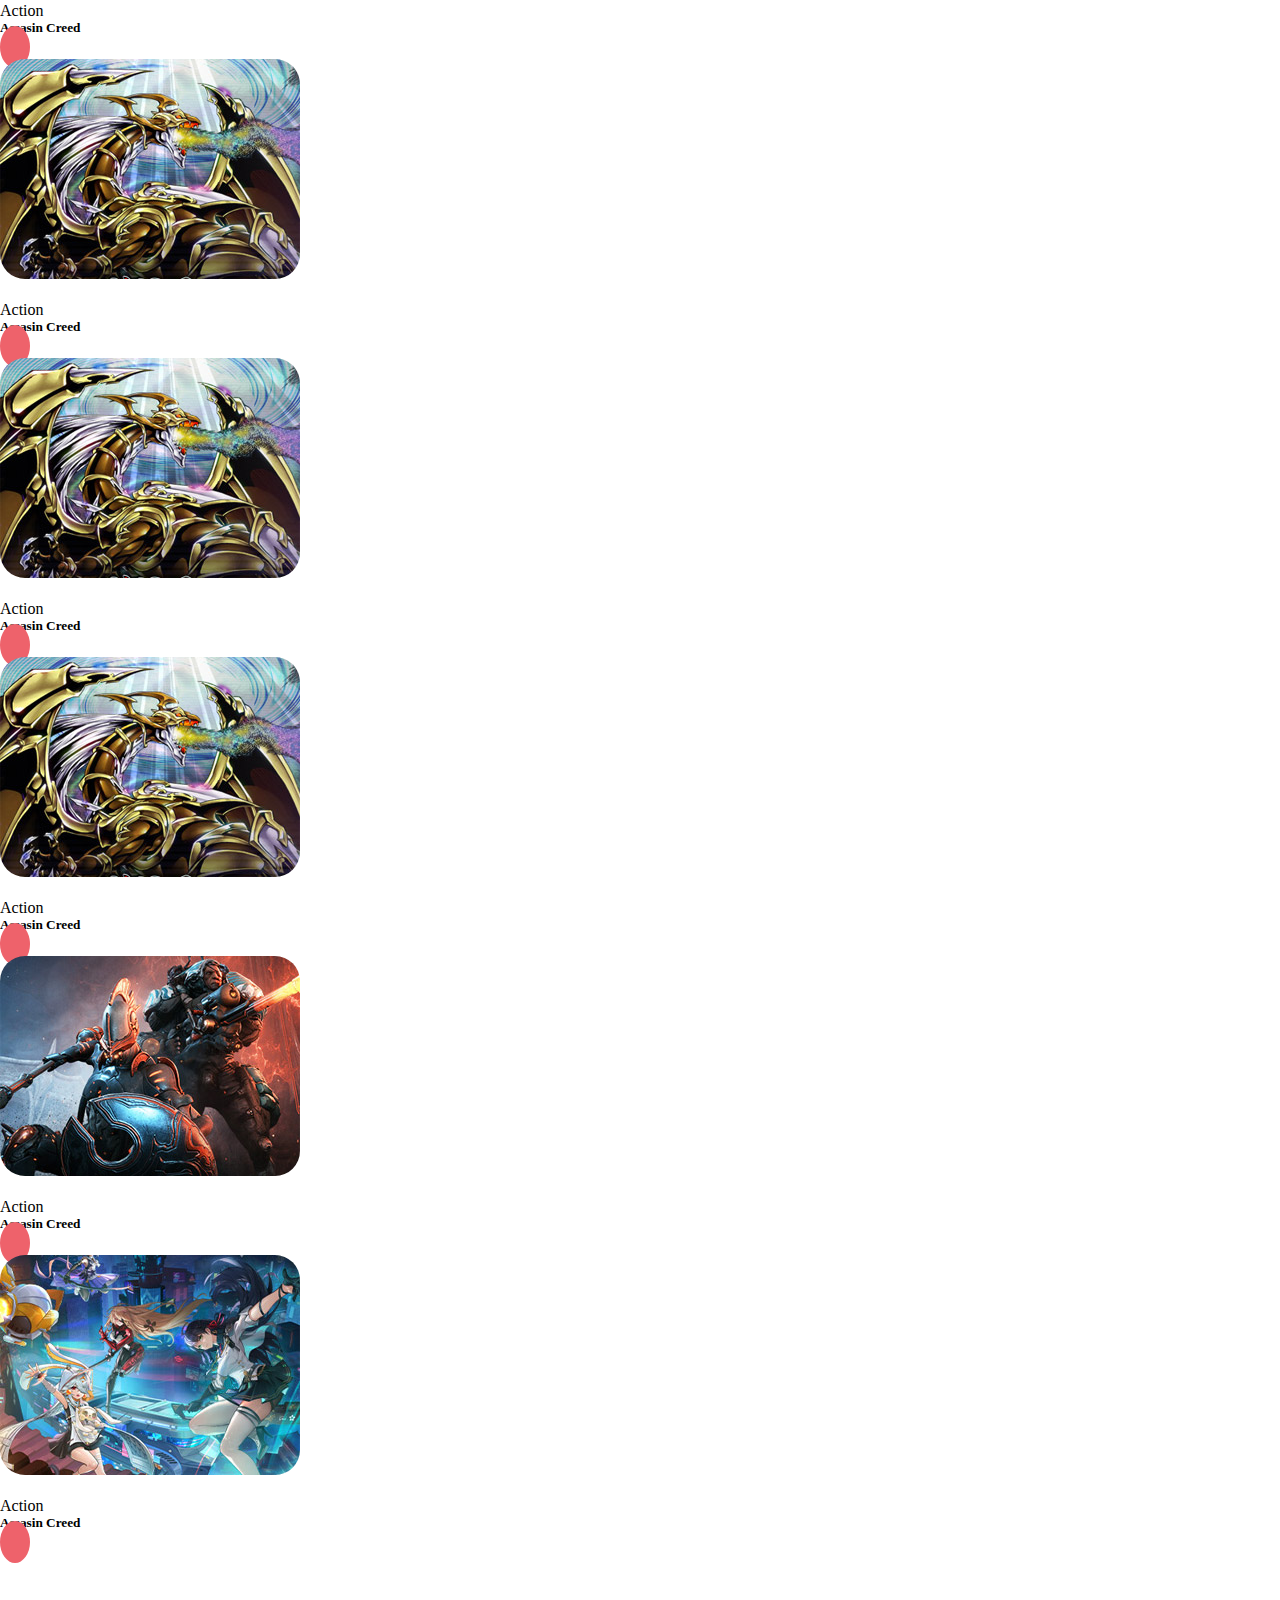
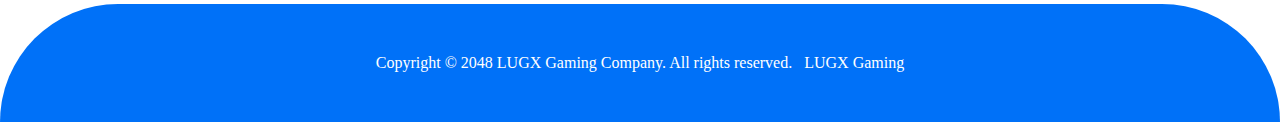
<file: Shop.html>
<!doctype html>
<html lang="en">
  <head>
    <meta charset="utf-8">
    <meta name="viewport" content="width=device-width, initial-scale=1">
    <title>Shop</title>
    <link rel="stylesheet" href="lugx-gaming.css">
    <link href="https://cdn.jsdelivr.net/npm/bootstrap@5.3.2/dist/css/bootstrap.min.css" rel="stylesheet" integrity="sha384-T3c6CoIi6uLrA9TneNEoa7RxnatzjcDSCmG1MXxSR1GAsXEV/Dwwykc2MPK8M2HN" crossorigin="anonymous">
    <link rel="stylesheet" href="https://cdnjs.cloudflare.com/ajax/libs/font-awesome/6.5.1/css/all.min.css" integrity="sha512-DTOQO9RWCH3ppGqcWaEA1BIZOC6xxalwEsw9c2QQeAIftl+Vegovlnee1c9QX4TctnWMn13TZye+giMm8e2LwA==" crossorigin="anonymous" referrerpolicy="no-referrer" />
  </head>
  <body>

    <nav class="navbar navbar-expand-lg bg-primary fixed-top">
      <div class="container">
        <a class="navbar-brand" href="#">
          <img src="images/logo.png">
        </a>
        <button class="navbar-toggler" type="button" data-bs-toggle="collapse" data-bs-target="#navbarSupportedContent" aria-controls="navbarSupportedContent" aria-expanded="false" aria-label="Toggle navigation">
          <span class="navbar-toggler-icon"></span>
        </button>
        <div class="collapse navbar-collapse justify-content-end" id="navbarSupportedContent">
          <ul class="navbar-nav nav-pills">
            <li class="nav-item">
              <a class="nav-link" href="index.html">Home</a>
            </li>
            <li class="nav-item">
              <a class="nav-link  active" aria-current="page" href="Shop.html">Our Shop</a>
            </li>
            <li class="nav-item">
              <a class="nav-link" href="product.html">Product Details</a>
            </li>
            <li class="nav-item">
              <a class="nav-link" href="contact.html">Contact Us</a>
            </li>
          </ul>
          <button>Sign in</button>  
        </div>
      </div>
    </nav>

    <header class="header mb-5">
        <div class="container">
            <div class="row">
                <div class="col">
                    <h1>our shop</h1>
                    <ol class="breadcrumb" style="--bs-breadcrumb-divider: '>';">
                        <li class="breadcrumb-item"><a href="#">Home</a></li>
                        <li class="breadcrumb-item active" aria-current="page">Shop</li>
                      </ol>
                </div>
            </div>
        </div>
    </header>

    <section class="trending py-5">
      <div class="container">
        <div class="row">
          <div class="col-12 ">
            <ul class="trending-filter">
              <li class="list active-box" data-filter="all">show All</li>
              <li class="list" data-filter="adv">adventure</li>
              <li class="list" data-filter="str">strategy</li>
              <li class="list" data-filter="rac">racing</li>
            </ul>
          </div>
        </div>


        <div class="row trending-box pb-5">
          <div class="col-sm-12 col-md-6 col-lg-3 py-3 adv item-box">
            <div class="card bg-light position-relative" style="width: 18rem;">
              <a href="#"><img src="images/trending-01.jpg" class="card-img-top" alt="..."></a>
              <span class="position-absolute top-0 end-0 bg-primary"><del>&dollar;28</del><br>&dollar;20</span>
              <div class="card-body">
                <div class="row">
                  <div class="col col-8"><p class="card-text">Action</p>
                    <h5 class="card-title">Assasin Creed</h5>
                  </div>
                  <div class="col col-4 mt-3">
                    <a href="product.html"><span class="trending-icon"><i class="fa fa-shopping-bag"></i></span></a>
                  </div>
                </div>                                
              </div>
            </div>
          </div>

          <div class="col-sm-12 col-md-6 col-lg-3 py-3 str item-box">
            <div class="card bg-light position-relative" style="width: 18rem;">
              <a href="#"><img src="images/trending-02.jpg" class="card-img-top" alt="..."></a>
              <span class="position-absolute top-0 end-0 bg-primary"><del>&dollar;28</del><br>&dollar;20</span>
              <div class="card-body">
                <div class="row">
                  <div class="col col-8"><p class="card-text">Action</p>
                    <h5 class="card-title">Assasin Creed</h5>
                  </div>
                  <div class="col col-4 mt-3">
                    <a href="product.html"><span class="trending-icon"><i class="fa fa-shopping-bag"></i></span></a>
                  </div>
                </div>                                
              </div>
            </div>
          </div>

          <div class="col-sm-12 col-md-6 col-lg-3 py-3 rac item-box">
            <div class="card bg-light position-relative" style="width: 18rem;">
              <a href="#"><img src="images/trending-03.jpg" class="card-img-top" alt="..."></a>
              <span class="position-absolute top-0 end-0 bg-primary"><del>&dollar;28</del><br>&dollar;20</span>
              <div class="card-body">
                <div class="row">
                  <div class="col col-8"><p class="card-text">Action</p>
                    <h5 class="card-title">Assasin Creed</h5>
                  </div>
                  <div class="col col-4 mt-3">
                    <a href="product.html"><span class="trending-icon"><i class="fa fa-shopping-bag"></i></span></a>
                  </div>
                </div>                                
              </div>
            </div>
          </div>

          <div class="col-sm-12 col-md-6 col-lg-3 py-3 adv item-box">
            <div class="card bg-light position-relative" style="width: 18rem;">
              <a href="#"><img src="images/trending-04.jpg" class="card-img-top" alt="..."></a>
              <span class="position-absolute top-0 end-0 bg-primary"><del>&dollar;28</del><br>&dollar;20</span>
              <div class="card-body">
                <div class="row">
                  <div class="col col-8"><p class="card-text">Action</p>
                    <h5 class="card-title">Assasin Creed</h5>
                  </div>
                  <div class="col col-4 mt-3">
                    <a href="product.html"><span class="trending-icon"><i class="fa fa-shopping-bag"></i></span></a>
                  </div>
                </div>                                
              </div>
            </div>
          </div>

          <div class="col-sm-12 col-md-6 col-lg-3 py-3 adv item-box">
            <div class="card bg-light position-relative" style="width: 18rem;">
              <a href="#"><img src="images/trending-04.jpg" class="card-img-top" alt="..."></a>
              <span class="position-absolute top-0 end-0 bg-primary"><del>&dollar;28</del><br>&dollar;20</span>
              <div class="card-body">
                <div class="row">
                  <div class="col col-8"><p class="card-text">Action</p>
                    <h5 class="card-title">Assasin Creed</h5>
                  </div>
                  <div class="col col-4 mt-3">
                    <a href="product.html"><span class="trending-icon"><i class="fa fa-shopping-bag"></i></span></a>
                  </div>
                </div>                                
              </div>
            </div>
          </div>

          <div class="col-sm-12 col-md-6 col-lg-3 py-3 str item-box">
            <div class="card bg-light position-relative" style="width: 18rem;">
              <a href="#"><img src="images/trending-04.jpg" class="card-img-top" alt="..."></a>
              <span class="position-absolute top-0 end-0 bg-primary"><del>&dollar;28</del><br>&dollar;20</span>
              <div class="card-body">
                <div class="row">
                  <div class="col col-8"><p class="card-text">Action</p>
                    <h5 class="card-title">Assasin Creed</h5>
                  </div>
                  <div class="col col-4 mt-3">
                    <a href="product.html"><span class="trending-icon"><i class="fa fa-shopping-bag"></i></span></a>
                  </div>
                </div>                                
              </div>
            </div>
          </div>

          <div class="col-sm-12 col-md-6 col-lg-3 py-3 rac item-box">
            <div class="card bg-light position-relative" style="width: 18rem;">
              <a href="#"><img src="images/trending-01.jpg" class="card-img-top" alt="..."></a>
              <span class="position-absolute top-0 end-0 bg-primary"><del>&dollar;28</del><br>&dollar;20</span>
              <div class="card-body">
                <div class="row">
                  <div class="col col-8"><p class="card-text">Action</p>
                    <h5 class="card-title">Assasin Creed</h5>
                  </div>
                  <div class="col col-4 mt-3">
                    <a href="product.html"><span class="trending-icon"><i class="fa fa-shopping-bag"></i></span></a>
                  </div>
                </div>                                
              </div>
            </div>
          </div>

          <div class="col-sm-12 col-md-6 col-lg-3 py-3 adv item-box">
            <div class="card bg-light position-relative" style="width: 18rem;">
              <a href="#"><img src="images/trending-02.jpg" class="card-img-top" alt="..."></a>
              <span class="position-absolute top-0 end-0 bg-primary"><del>&dollar;28</del><br>&dollar;20</span>
              <div class="card-body">
                <div class="row">
                  <div class="col col-8"><p class="card-text">Action</p>
                    <h5 class="card-title">Assasin Creed</h5>
                  </div>
                  <div class="col col-4 mt-3">
                    <a href="product.html"><span class="trending-icon"><i class="fa fa-shopping-bag"></i></span></a>
                  </div>
                </div>                                
              </div>
            </div>
          </div>

          
        </div>
      </div>

    </section>

    <footer>
        <div class="ror">
          <div class="col-lg-12">
            <p>Copyright &copy; 2048 LUGX Gaming Company. All rights reserved. &nbsp;&nbsp;<a href="#">LUGX Gaming</a> </p>
          </div>
        </div>
    </footer>
      

      
    
      <script src="https://cdn.jsdelivr.net/npm/bootstrap@5.3.2/dist/js/bootstrap.bundle.min.js" integrity="sha384-C6RzsynM9kWDrMNeT87bh95OGNyZPhcTNXj1NW7RuBCsyN/o0jlpcV8Qyq46cDfL" crossorigin="anonymous"></script>

      <script src="https://code.jquery.com/jquery-3.7.1.js" integrity="sha256-eKhayi8LEQwp4NKxN+CfCh+3qOVUtJn3QNZ0TciWLP4=" crossorigin="anonymous"></script>

      <script type="text/javascript">
        $(document).ready(function(){
          $('.list').click(function(){
            const value = $(this).attr('data-filter');
            if(value == 'all'){
              $('.item-box').show('1000');
            }
            else{
              $('.item-box').not('.'+value).hide('1000');
              $('.item-box').filter('.'+value).show('1000');

            }
          })

          $('.list').click(function(){
            $(".list").removeClass('active-box')
            $(this).addClass('active-box')
          })
        })
      </script>
    </body>
  </html>
</file>
<file: lugx-gaming.css>
@import url('https://fonts.googleapis.com/css2?family=Abel&family=Arizonia&family=Nova+Square&family=Pirata+One&family=Poppins:wght@700&family=Rethink+Sans&display=swap');

*{
    margin: 0;
    padding: 0;
    box-sizing: border-box;
}
.navbar{
  border-radius: 0 0 50px 50px;
}
.nav-item{
    padding: 3px 5px;
    margin: 0 10px;
    border-radius: 40px;
}
.nav-item .nav-link{
  color: white !important;
  border-radius: 20px !important;
  padding: 9px 25px !important;
}
.nav-item .active{
  background: rgba(255, 255, 255, 0.141) !important;
}
.nav-item .nav-link:hover{
  background: rgba(255, 255, 255, 0.141) !important;
}
.navbar button{
    padding: 9px 20px;
    border: none;
    border-radius: 30px;
    text-transform: uppercase;
    font-size: 14px;
    background: #ee626b;
    color: white;
}
.header{
    color: white;
    border-radius: 0 0 150px 150px;
    padding: 200px 0 200px 0 !important;
}
.header h5,.header h1,.header button{
    text-transform: uppercase;
}
.header h1{
    font-family: 'Poppins', sans-serif;
    font-size: 50px;
}
.input-group input{
    padding: 10px 5px;
    border-radius: 25px;
}
.input-group button{
    color: white;
    border-radius: 25px;
    border: none;
    background: #ee626b;
}
.header img{
    border-radius: 25px;
    width: 80%;
    margin-left: 17%;
}
#price{
    height: 40px;
    width: 70px;
    font-size: 20px;
    font-family: Poppins;
    border-radius: 20px;
    text-align: center;
    top:20px !important; 
    right: 40px !important; 
}
#discount{
    height: 100px;
    width: 100px;
    font-size: 30px;
    border-radius: 50%;
    text-align: center;
    font-family: Poppins;
    bottom: -20px !important;
    left: 60px !important;
    background: #ee626b;
}
.features{
    margin-top: -50px;
}
.features a{
    text-decoration: none;
}
.features .item {
    padding: 35px;
    box-shadow: 0px 0px 15px rgba(0, 0, 0, 0.15);
    border-radius: 25px;
    background-color:white;
    text-align: center;
  }
  .features .item h4 {
    font-size: 17px;
    margin-top: 25px;
    text-transform: uppercase;
    text-decoration: none;
    color: black;
    font-family: poppins;
  }
  .features .item .image {
    width: 90px;
    height: 90px;
    display: inline-block;
    text-align: center;
    line-height: 90px;
    background-color: #0071f8;
    border-radius: 50%;
    transition: all .3s;
  }
  .features .item:hover .image {
    background-color: #ee626b;
  }

  .section-heading h6{
    text-transform: uppercase;
    color: #ee626b;
    font-family: poppins;
  }
  .section-title h2{
    text-transform: capitalize;
    font-family: poppins;
  }
  .view-all-btn button{
    padding: 10px 20px;
    background-color: #ee626b;
    text-transform: uppercase;
    font-size: 15px;
    font-family: poppins;
    color: white;
    border-radius: 25px;
    margin-left: 80%;
  }
  .view-all-btn button:hover{
    background: #0071f8;
    color: white;
  }
  .trending .card{
    width:95% !important;
  }
  .trending .trending-icon{
    font-size: 20px;
    background: #ee626b;
    border-radius: 50%;
  }
  .trending .trending-icon i{
    color: white;
  }
  .trending span{
    padding: 10px 15px;
    border-radius: 15px;
    color: white;
  }
  .trending span:hover{
    background: #0071f8;
  }
  .most-played{
    border-radius: 150px;
  }
  .card{
    border-radius: 25px !important;
  }
  .card img{
    border-radius: 25px;
  }
  .most-played .card-details{
    text-align: center;
  }
  .most-played .card-details a{
    left:20% !important;
    text-decoration: none;
    color: white;
    text-transform: uppercase;
    background: #ee626b;
    border-radius: 20px;
    padding: 10px 15px;
    bottom: -20px;
  }
  .card-details h5{
    font-family: poppins;
    font-size: 17px;
  }
  .most-played .card-details a:hover{
    background: #0071f8;
  }
  .categories{
    text-align: center;
  }
  .categories .card{
    background: #0071f8 !important;
  }
  .categories .card-details h5{
    color: white;
  }
  .offers{
    position: relative;
  }
  .offers .shop{
    padding: 70px;
    margin-top: 80px;
    border-radius: 25px;
  }
  .offers .view-all-btn button{
    margin-left: 0;
  }
  .offers .section-title h2{
    font-size: 40px;
    line-height: 60px;
  }
  .offers span{
    color: #0071f8;
  }
  .offers::after{
    background: url(images/offers-bg.jpg);
    max-width: 550px;
    max-height: 510px;
    width: 100%;
    height: 100%;
    position: absolute;
    content: '';
    border-radius: 25px;
    left: 50%;
    transform: translateX(-275px);
    top: 0;
    z-index: -1;
    background-size: cover;
  }
  .offers .subscribe{
    border-radius: 25px;
    padding: 70px;
    margin-top: 150px;
  }
  .offers .subscribe form{
    position: relative;
    max-width: 100%;
  }
  .offers .subscribe form input {
    max-width: 100%;
    width: 100%;
    height: 50px;
    outline: none;
    border-radius: 25px;
    background-color: #fff;
    border: none;
    padding: 0px 25px;
    font-size: 14px;
    color: #7a7a7a;
  }
  .offers .subscribe form button {
    display: inline-block;
    height: 50px;
    line-height: 50px;
    background-color: #ee626b;
    color: #fff;
    font-size: 15px;
    text-transform: uppercase;
    font-weight: 500;
    padding: 0px 25px;
    border: none;
    border-radius: 25px;
    position: absolute;
    right: 0;
    top: 0;
    transition: all .3s;
  }
  .offers .subscribe form button:hover {
    background-color: #0071f8;
  }
  footer{
    text-align: center;
    background: #0071f8;
    color: white;
    border-radius: 150px 150px 0 0;
    padding: 50px 0;
    margin-top: 50px;
  }
  footer a{
    text-decoration: none;
    color: white;
  }

  /*shop */

  header{
    background: #0071f8;
    text-align: center;
    height: 450px;
  }
  .header h1{
    font-family: 'Poppins', sans-serif;
  }
  .header .breadcrumb{
    margin-left: 40%;
    color: white;
  }
  .breadcrumb-item{
    color: white !important;
  }
  .breadcrumb-item a{
    color: white;
  }
  .trending{
    display: flex;
    flex-wrap: wrap;
  }
  .trending ul.trending-filter {
    list-style: none;
    text-align: center;
    margin-bottom: 70px;
  }
  .trending .trending-filter li {
    display: inline-block;
    margin: 5px 8px;
    text-align: center;
    font-size: 15px;
    text-transform: uppercase;
    font-weight: 600;
    color: white;
    padding: 8px 20px;
    border-radius: 25px;
    transition: all .3s;
    text-decoration: none;
    cursor: pointer;
    background: #0071f8;
  }  
  .active-box{
  background-color: #ee626b !important;
}
.single-product{
  margin-top: 125px;
}
.single-product img{
  max-width: 450px;
  height: auto;
}
.single-product .section-title h2{
  margin-top: 20px !important;
}
.single-product span.price {
  font-size: 27px;
  font-weight: 700;
  color: #0071f8;
}

.single-product span.price em {
  font-style: normal;
  color: #c8c8c8;
  font-size: 17px;
  text-decoration: line-through;
  font-weight: 500;
  margin-right: 5px;
}
.single-product form input {
  width: 80px;
  height: 50px;
  background-color: #f7f7f7;
  border: 1px solid #e7e7e7;
  border-radius: 25px;
  text-align: center;
  float: left;
  margin-right: 15px;
}

.single-product form {
  display: inline;
}

.single-product form button {
  display: inline-block;
  height: 50px;
  line-height: 50px;
  background-color: #ee626b;
  color: #fff;
  font-size: 15px;
  text-transform: uppercase;
  font-weight: 500;
  padding: 0px 25px;
  border: none;
  border-radius: 25px;
  transition: all .3s;
}

.single-product form button i {
  margin-right: 5px;
}

.single-product form button:hover {
  background-color: #0071f8;
}
.single-product ul li {
  display: block;
  margin: 20px 0px;
  font-size: 14px;
  color: #0071f8;
}

.single-product ul li:last-child {
  margin-bottom: 0px;
}

.single-product ul li span {
  width: 120px;
  display: inline-block;
  color: #aaa;
}
.single-product ul li a{
  text-decoration: none;
}

.tabs-content {
  background-color: #f7f7f7;
  border-radius: 25px;
  padding: 60px;
  transition: all 0.3s;
}

.tabs-content .nav-link {
  border: none !important;
  border-radius: 0px;
  background-color: transparent !important;
  font-size: 20px;
  font-weight: 600;
  color: #1e1e1e !important;
  padding: 0px;
}

.tabs-content ul.nav-tabs {
  border-bottom: none;
}

.tabs-content ul.nav-tabs li {
  margin-right: 30px;
  padding-right: 30px;
}

.tabs-content ul.nav-tabs li:last-child {
  border-right: none !important;
  margin-right: 0px;
  padding-right: 0px;
}

.tabs-content .nav-tabs .nav-link.active {
  color: #0071f8 !important;
}

.tabs-content .tab-content {
  margin-top: 30px;
}

.contact-page{
  margin: 100px 0;
}
.contact-page .contact-text{
  border-radius: 25px;
  padding: 60px;
  margin-top: 60px;
}
.contact-page .contact-text ul li {
  display: block;
  font-size: 16px;
  color: #aaaaaa;
  font-size: 300;
  margin-bottom: 30px;
}
.contact-page .contact-text ul li span {
  display: block;
  font-size: 14px;
  font-weight: 600;
  color: #4a4a4a;
  margin-bottom: 5px;
}
.contact-page .contact-text ul li:last-child {
  margin-bottom: 0px;
}
.contact-page .right-content {
  margin-left: 50px;
}

.contact-page .right-content #map {
  margin-bottom: 60px;
}

.contact-page .right-content form input {
  width: 100%;
  height: 50px;
  border-radius: 25px;
  padding: 0px 20px;
  background-color: #f7f7f7;
  border: 1px solid #e7e7e7;
  font-size: 14px;
  color: #4a4a4a;
  margin-bottom: 30px;
}

.contact-page .right-content form textarea {
  width: 100%;
  height: 130px;
  border-radius: 25px;
  padding: 20px 20px;
  background-color: #f7f7f7;
  border: 1px solid #e7e7e7;
  font-size: 14px;
  color: #4a4a4a;
  margin-bottom: 30px;
}

.contact-page .right-content form button {
  display: inline-block;
  height: 50px;
  line-height: 50px;
  background-color: #ee626b;
  color: #fff;
  font-size: 15px;
  text-transform: uppercase;
  font-weight: 500;
  padding: 0px 25px;
  border: none;
  border-radius: 25px;
  transition: all .3s;
}

.contact-page .right-content form button:hover {
  background-color: #0071f8;
}


 




@media(max-width:758px){
    .header img{
        margin-left: 0%; 
        width: 100%;
    }
    .most-played .card-details a{
      left:40% !important;
    }
    .offers::after{
      background: none;
    }
    .header .breadcrumb{
      margin-left: 25%;
    }
}
</file>
